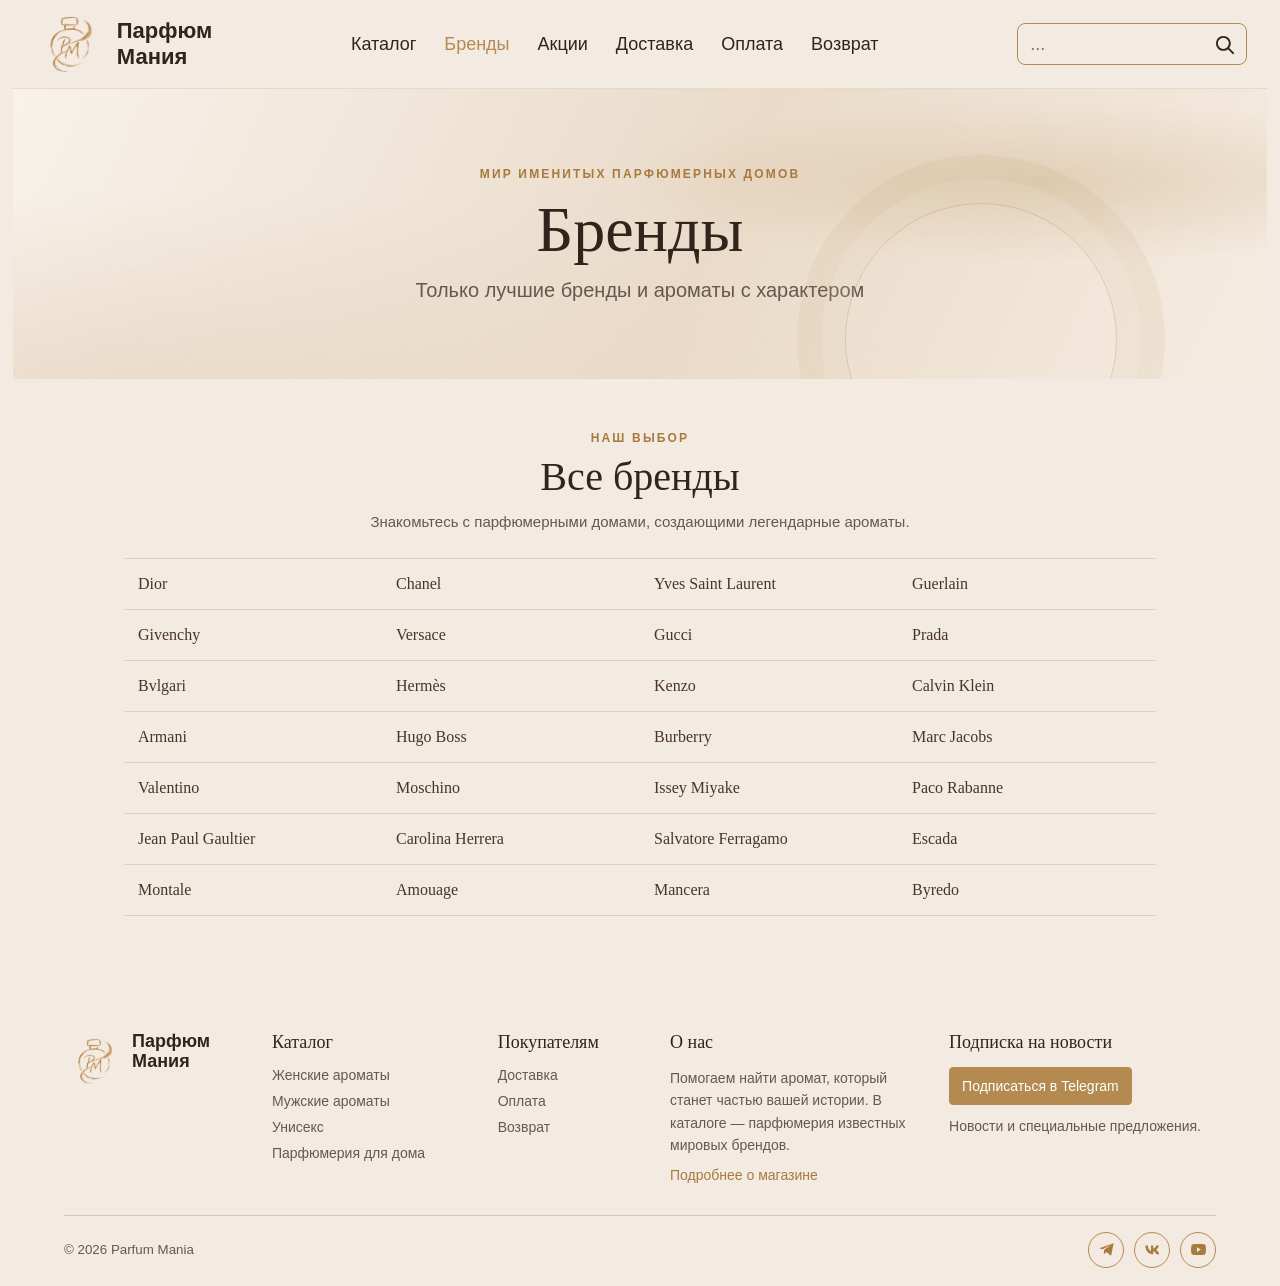
<file: Brands/index.html>
<!doctype html>
<html lang="ru">
<head>
  <meta charset="utf-8">
  <meta name="viewport" content="width=device-width, initial-scale=1">
  <title>Бренды — Парфюм Мания</title>
  <link rel="stylesheet" href="../site-common.css">
  <link rel="stylesheet" href="style.css">
  <script src="../site-common.js" defer></script>
</head>
<body>
  <div class="page">
    <header class="site-header">
      <a class="brand" href="../Home/index.html"><img class="brand-logo" src="../Image/logo.png" alt=""><span class="brand-name"><span>Парфюм</span><span>Мания</span></span></a>
      <nav class="main-nav" id="main-nav" aria-label="Основная навигация">
        <a href="../Katalog/index.html">Каталог</a><a href="index.html" aria-current="page">Бренды</a><a href="../Stock/index.html">Акции</a><a href="../Delivery/index.html">Доставка</a><a href="../Pay/index.html">Оплата</a><a href="../Return/index.html">Возврат</a>
      </nav>
      <button class="menu-toggle" type="button" aria-label="Открыть меню" aria-expanded="false" aria-controls="main-nav"><span></span><span></span><span></span></button>
      <form class="product-search" action="../Katalog/index.html" method="get" role="search"><input type="search" name="q" placeholder="..." aria-label="Поиск товара"><button type="submit" aria-label="Найти товар"><svg viewBox="0 0 24 24" aria-hidden="true"><circle cx="10.8" cy="10.8" r="6.8"></circle><path d="m16 16 5 5"></path></svg></button></form>
    </header>

    <main>
      <section class="page-hero brands-hero" aria-labelledby="page-title">
        <p class="eyebrow">МИР ИМЕНИТЫХ ПАРФЮМЕРНЫХ ДОМОВ</p>
        <h1 id="page-title">Бренды</h1>
        <p>Только лучшие бренды и ароматы с характером</p>
      </section>

      <section class="all-brands" aria-labelledby="brands-title">
        <div class="section-heading"><p class="eyebrow">НАШ ВЫБОР</p><h2 id="brands-title">Все бренды</h2><p>Знакомьтесь с парфюмерными домами, создающими легендарные ароматы.</p></div>
        <div class="brand-list">
          <a href="../Katalog/index.html">Dior</a><a href="../Katalog/index.html">Chanel</a><a href="../Katalog/index.html">Yves Saint Laurent</a><a href="../Katalog/index.html">Guerlain</a>
          <a href="../Katalog/index.html">Givenchy</a><a href="../Katalog/index.html">Versace</a><a href="../Katalog/index.html">Gucci</a><a href="../Katalog/index.html">Prada</a>
          <a href="../Katalog/index.html">Bvlgari</a><a href="../Katalog/index.html">Hermès</a><a href="../Katalog/index.html">Kenzo</a><a href="../Katalog/index.html">Calvin Klein</a>
          <a href="../Katalog/index.html">Armani</a><a href="../Katalog/index.html">Hugo Boss</a><a href="../Katalog/index.html">Burberry</a><a href="../Katalog/index.html">Marc Jacobs</a>
          <a href="../Katalog/index.html">Valentino</a><a href="../Katalog/index.html">Moschino</a><a href="../Katalog/index.html">Issey Miyake</a><a href="../Katalog/index.html">Paco Rabanne</a>
          <a href="../Katalog/index.html">Jean Paul Gaultier</a><a href="../Katalog/index.html">Carolina Herrera</a><a href="../Katalog/index.html">Salvatore Ferragamo</a><a href="../Katalog/index.html">Escada</a>
          <a href="../Katalog/index.html">Montale</a><a href="../Katalog/index.html">Amouage</a><a href="../Katalog/index.html">Mancera</a><a href="../Katalog/index.html">Byredo</a>
        </div>
      </section>
    </main>
  </div>

  <footer class="site-footer">
    <div class="footer-main">
      <a class="footer-brand" href="../Home/index.html"><img src="../Image/logo.png" alt=""><span>Парфюм<br>Мания</span></a>
      <nav class="footer-column" aria-label="Каталог"><h2>Каталог</h2><a href="../Katalog/index.html">Женские ароматы</a><a href="../Katalog/index.html">Мужские ароматы</a><a href="../Katalog/index.html">Унисекс</a><a href="../Katalog/index.html">Парфюмерия для дома</a></nav>
      <nav class="footer-column" aria-label="Покупателям"><h2>Покупателям</h2><a href="../Delivery/index.html">Доставка</a><a href="../Pay/index.html">Оплата</a><a href="../Return/index.html">Возврат</a></nav>
      <div class="footer-column footer-about"><h2>О нас</h2><p>Помогаем найти аромат, который станет частью вашей истории. В каталоге — парфюмерия известных мировых брендов.</p><a href="../Home/index.html#company">Подробнее о магазине</a></div>
      <div class="footer-newsletter"><h2>Подписка на новости</h2><a class="newsletter-link" href="https://t.me/" target="_blank" rel="noopener noreferrer">Подписаться в Telegram</a><p>Новости и специальные предложения.</p></div>
    </div>
    <div class="footer-bottom"><small>&copy; 2026 Parfum Mania</small><nav class="social-links" aria-label="Социальные сети">
      <a href="https://t.me/" aria-label="Telegram" target="_blank" rel="noopener noreferrer"><svg viewBox="0 0 24 24" aria-hidden="true"><path d="m21 4-3.2 16-6.1-4.8-3.2 3 .6-5.8L18 6.1 7 11.6l-4-1.3L21 4Z"></path></svg></a>
      <a href="https://vk.com/" aria-label="VK" target="_blank" rel="noopener noreferrer"><svg viewBox="0 0 24 24" aria-hidden="true"><path d="M3 7h3c.4 4.7 2.5 6.7 4.1 7V7h2.8v4c1.6-.2 3.2-2 3.8-4H20c-.5 2.7-2.2 4.8-3.5 5.7 1.4.8 3.3 2.8 4 5.3h-3.5c-.7-2-2.3-3.6-4.1-3.8V18h-.6C6.5 18 3.4 13.8 3 7Z"></path></svg></a>
      <a href="https://www.youtube.com/" aria-label="YouTube" target="_blank" rel="noopener noreferrer"><svg viewBox="0 0 24 24" aria-hidden="true"><path d="M21 7.2a2.5 2.5 0 0 0-1.8-1.8C17.6 5 12 5 12 5s-5.6 0-7.2.4A2.5 2.5 0 0 0 3 7.2 26 26 0 0 0 2.6 12c0 1.6.1 3.2.4 4.8a2.5 2.5 0 0 0 1.8 1.8C6.4 19 12 19 12 19s5.6 0 7.2-.4a2.5 2.5 0 0 0 1.8-1.8c.3-1.6.4-3.2.4-4.8s-.1-3.2-.4-4.8Z"></path><path class="social-play" d="m10 9 5 3-5 3V9Z"></path></svg></a>
    </nav></div>
  </footer>
</body>
</html>
</file>
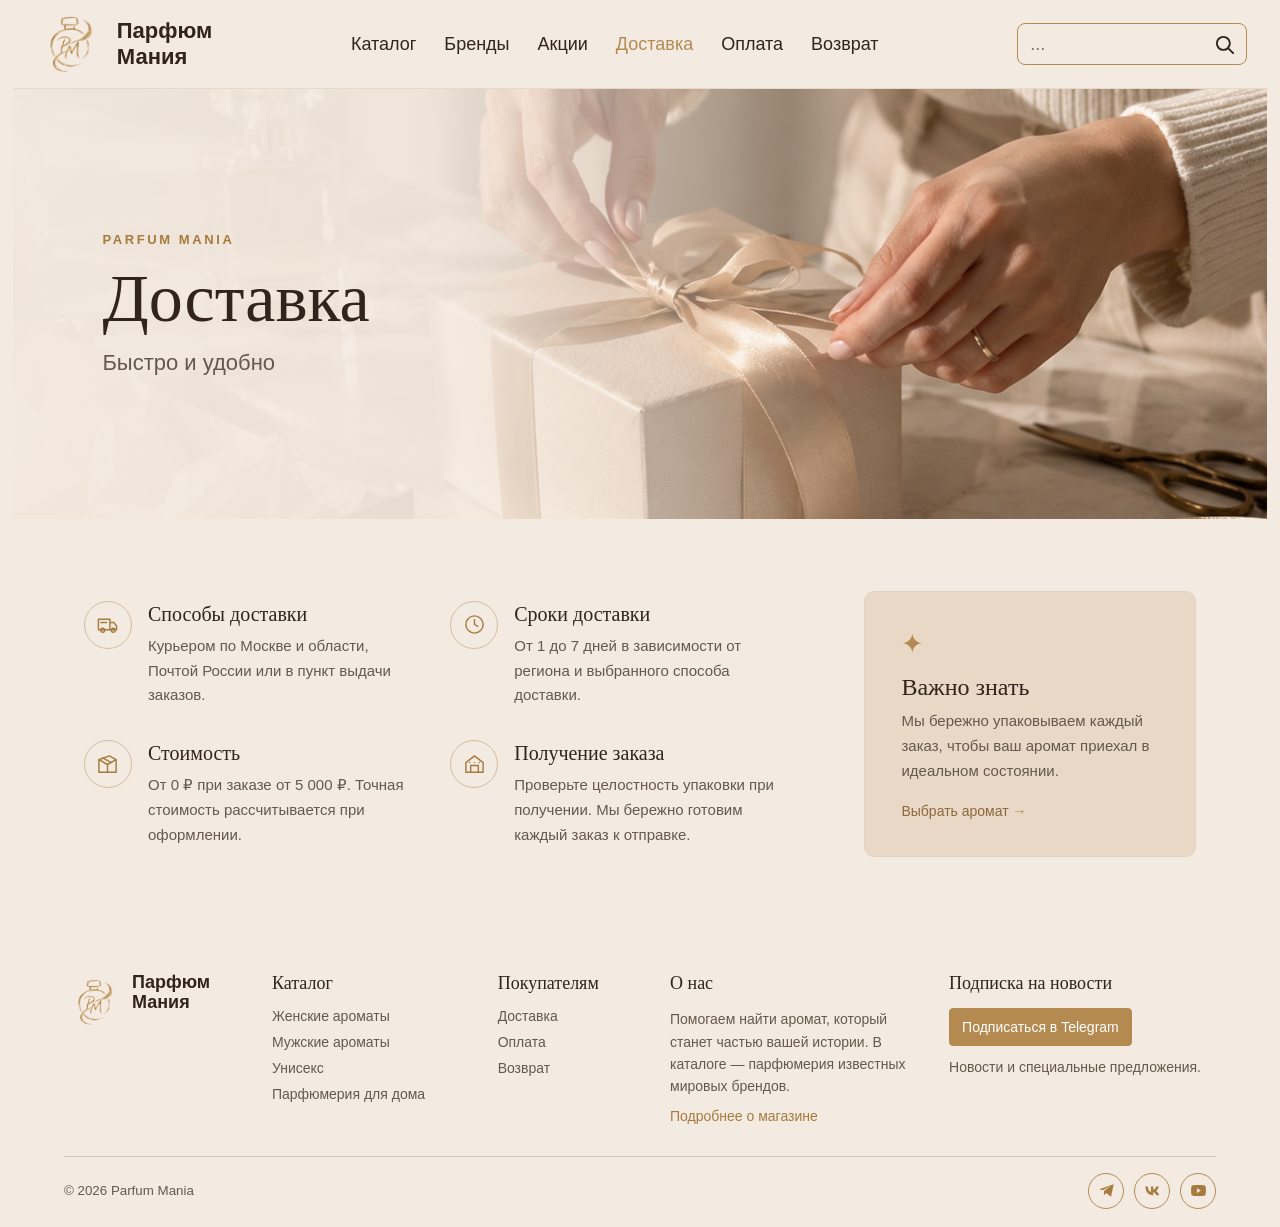
<file: Delivery/index.html>
<!doctype html>
<html lang="ru">
<head>
  <meta charset="utf-8">
  <meta name="viewport" content="width=device-width, initial-scale=1">
  <meta name="theme-color" content="#F3EAE1">
  <title>Доставка — Парфюм Мания</title>
  <link rel="stylesheet" href="style.css">
  <script src="script.js" defer></script>
</head>
<body>
  <div class="page">
    <header class="site-header">
      <a class="brand" href="../Home/index.html">
        <img class="brand-logo" src="../Image/logo.png" alt="">
        <span class="brand-name"><span>Парфюм</span><span>Мания</span></span>
      </a>

      <nav class="main-nav" id="main-nav" aria-label="Основная навигация">
        <a href="../Katalog/index.html">Каталог</a>
        <a href="../Brands/index.html">Бренды</a>
        <a href="../Stock/index.html">Акции</a>
        <a href="index.html" aria-current="page">Доставка</a>
        <a href="../Pay/index.html">Оплата</a>
        <a href="../Return/index.html">Возврат</a>
      </nav>

      <button class="menu-toggle" type="button" aria-label="Открыть меню" aria-expanded="false" aria-controls="main-nav">
        <span></span><span></span><span></span>
      </button>

      <form class="product-search" action="../Katalog/index.html" method="get" role="search">
        <input type="search" name="q" placeholder="..." aria-label="Поиск товара">
        <button type="submit" aria-label="Найти товар">
          <svg viewBox="0 0 24 24" aria-hidden="true">
            <circle cx="10.8" cy="10.8" r="6.8"></circle>
            <path d="m16 16 5 5"></path>
          </svg>
        </button>
      </form>
    </header>

    <main>
      <section class="delivery-hero" aria-labelledby="delivery-title">
        <div class="hero-content">
          <p class="eyebrow">PARFUM MANIA</p>
          <h1 id="delivery-title">Доставка</h1>
          <p>Быстро и удобно</p>
        </div>
      </section>

      <section class="delivery-details" aria-label="Условия доставки">
        <div class="delivery-list">
          <article class="delivery-item">
            <span class="delivery-icon" aria-hidden="true">
              <svg viewBox="0 0 24 24"><path d="M2.5 6.5h12v11h-12zM14.5 10h4l3 3.5v4h-7z"></path><circle cx="7" cy="18" r="2"></circle><circle cx="18" cy="18" r="2"></circle><path d="M5 10h6"></path></svg>
            </span>
            <div>
              <h2>Способы доставки</h2>
              <p>Курьером по Москве и области, Почтой России или в пункт выдачи заказов.</p>
            </div>
          </article>

          <article class="delivery-item">
            <span class="delivery-icon" aria-hidden="true">
              <svg viewBox="0 0 24 24"><circle cx="12" cy="12" r="9"></circle><path d="M12 7v5l3.5 2"></path></svg>
            </span>
            <div>
              <h2>Сроки доставки</h2>
              <p>От 1 до 7 дней в зависимости от региона и выбранного способа доставки.</p>
            </div>
          </article>

          <article class="delivery-item">
            <span class="delivery-icon" aria-hidden="true">
              <svg viewBox="0 0 24 24"><path d="m3 7 11-4 7 4v13H3zM3 7l9 5 9-5M12 12v8"></path><path d="M7 5l9 5"></path></svg>
            </span>
            <div>
              <h2>Стоимость</h2>
              <p>От 0 ₽ при заказе от 5 000 ₽. Точная стоимость рассчитывается при оформлении.</p>
            </div>
          </article>

          <article class="delivery-item">
            <span class="delivery-icon" aria-hidden="true">
              <svg viewBox="0 0 24 24"><path d="m3 10 9-7 9 7v10H3z"></path><path d="M8 20v-7h8v7M7 10h.01M12 10h.01M17 10h.01"></path></svg>
            </span>
            <div>
              <h2>Получение заказа</h2>
              <p>Проверьте целостность упаковки при получении. Мы бережно готовим каждый заказ к отправке.</p>
            </div>
          </article>
        </div>

        <aside class="delivery-note">
          <span class="note-mark" aria-hidden="true">✦</span>
          <h2>Важно знать</h2>
          <p>Мы бережно упаковываем каждый заказ, чтобы ваш аромат приехал в идеальном состоянии.</p>
          <a href="../Katalog/index.html">Выбрать аромат <span aria-hidden="true">→</span></a>
        </aside>
      </section>
    </main>
  </div>

  <footer class="site-footer">
    <div class="footer-main">
      <a class="footer-brand" href="../Home/index.html">
        <img src="../Image/logo.png" alt="">
        <span>Парфюм<br>Мания</span>
      </a>

      <nav class="footer-column" aria-label="Каталог">
        <h2>Каталог</h2>
        <a href="../Katalog/index.html">Женские ароматы</a>
        <a href="../Katalog/index.html">Мужские ароматы</a>
        <a href="../Katalog/index.html">Унисекс</a>
        <a href="../Katalog/index.html">Парфюмерия для дома</a>
      </nav>

      <nav class="footer-column" aria-label="Покупателям">
        <h2>Покупателям</h2>
        <a href="index.html">Доставка</a>
        <a href="../Pay/index.html">Оплата</a>
        <a href="../Return/index.html">Возврат</a>
      </nav>

      <div class="footer-column footer-about">
        <h2>О нас</h2>
        <p>Помогаем найти аромат, который станет частью вашей истории. В каталоге — парфюмерия известных мировых брендов.</p>
        <a href="../Home/index.html#company">Подробнее о магазине</a>
      </div>

      <div class="footer-newsletter">
        <h2>Подписка на новости</h2>
        <a class="newsletter-link" href="https://t.me/" target="_blank" rel="noopener noreferrer">Подписаться в Telegram</a>
        <p>Новости и специальные предложения.</p>
      </div>
    </div>

    <div class="footer-bottom">
      <small>&copy; 2026 Parfum Mania</small>
      <nav class="social-links" aria-label="Социальные сети">
        <a href="https://t.me/" aria-label="Telegram" target="_blank" rel="noopener noreferrer">
          <svg viewBox="0 0 24 24" aria-hidden="true"><path d="m21 4-3.2 16-6.1-4.8-3.2 3 .6-5.8L18 6.1 7 11.6l-4-1.3L21 4Z"></path></svg>
        </a>
        <a href="https://vk.com/" aria-label="VK" target="_blank" rel="noopener noreferrer">
          <svg viewBox="0 0 24 24" aria-hidden="true"><path d="M3 7h3c.4 4.7 2.5 6.7 4.1 7V7h2.8v4c1.6-.2 3.2-2 3.8-4H20c-.5 2.7-2.2 4.8-3.5 5.7 1.4.8 3.3 2.8 4 5.3h-3.5c-.7-2-2.3-3.6-4.1-3.8V18h-.6C6.5 18 3.4 13.8 3 7Z"></path></svg>
        </a>
        <a href="https://www.youtube.com/" aria-label="YouTube" target="_blank" rel="noopener noreferrer">
          <svg viewBox="0 0 24 24" aria-hidden="true"><path d="M21 7.2a2.5 2.5 0 0 0-1.8-1.8C17.6 5 12 5 12 5s-5.6 0-7.2.4A2.5 2.5 0 0 0 3 7.2 26 26 0 0 0 2.6 12c0 1.6.1 3.2.4 4.8a2.5 2.5 0 0 0 1.8 1.8C6.4 19 12 19 12 19s5.6 0 7.2-.4a2.5 2.5 0 0 0 1.8-1.8c.3-1.6.4-3.2.4-4.8s-.1-3.2-.4-4.8Z"></path><path class="social-play" d="m10 9 5 3-5 3V9Z"></path></svg>
        </a>
      </nav>
    </div>
  </footer>
</body>
</html>
</file>
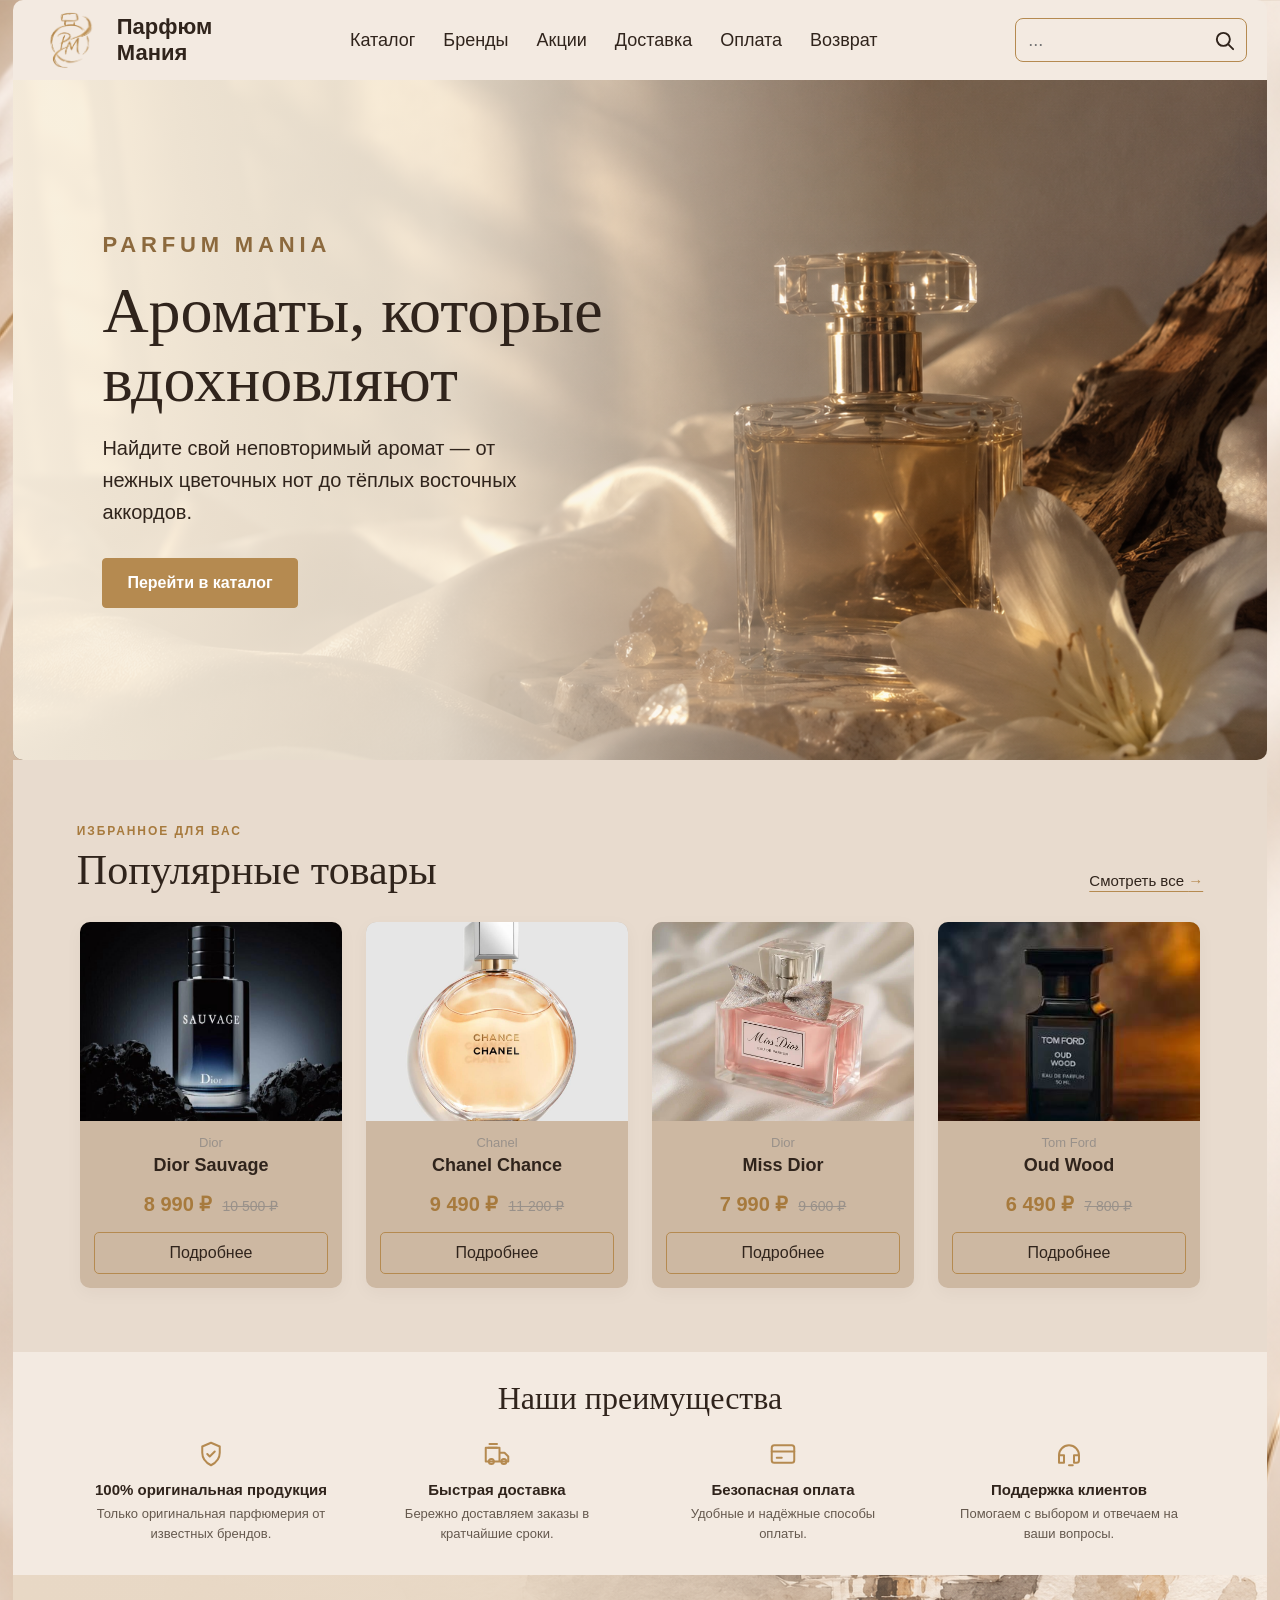
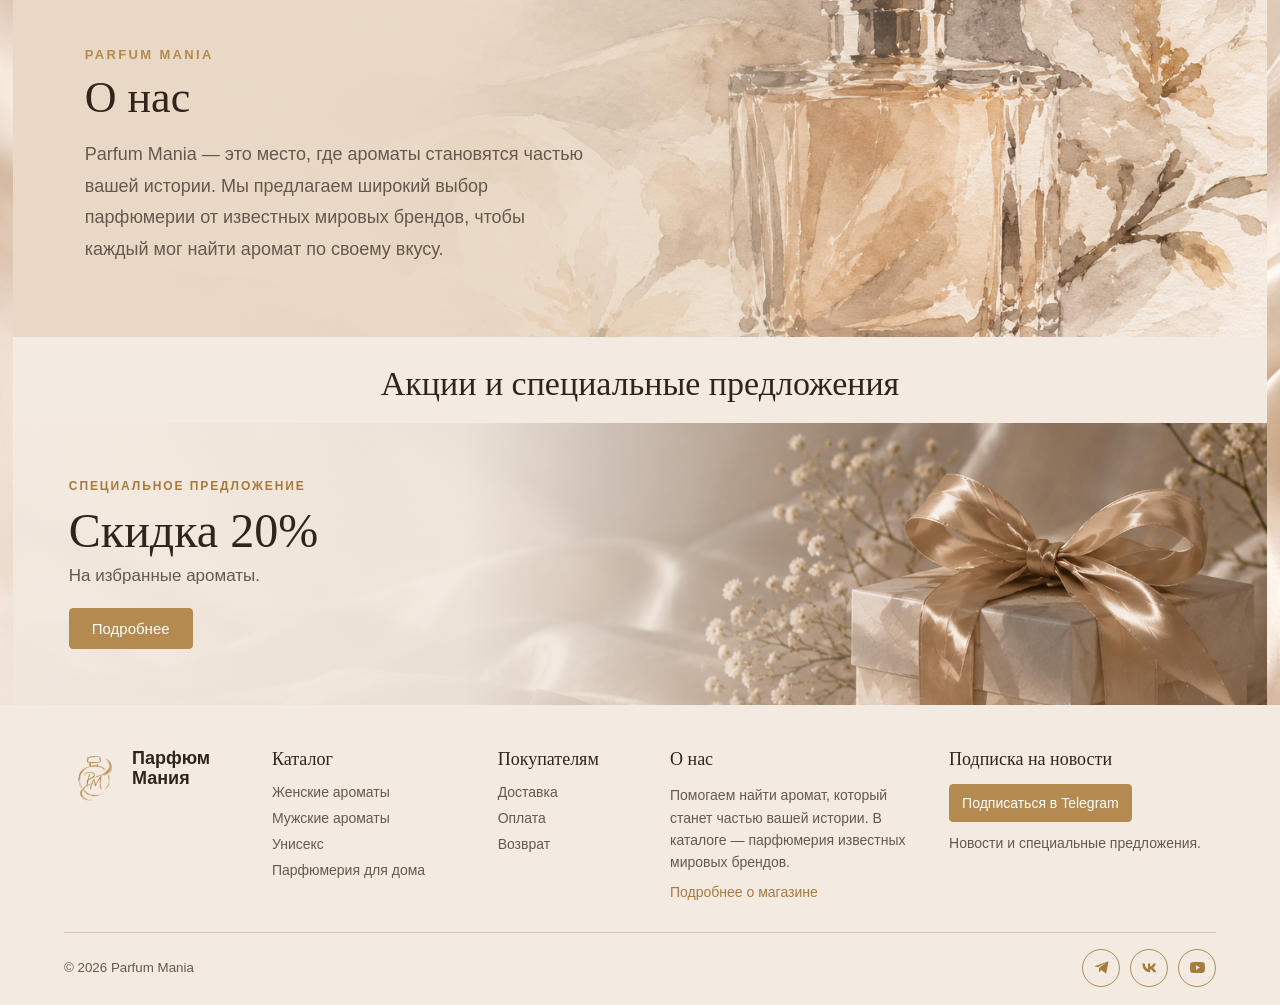
<file: Home/index.html>
<!doctype html>
<html lang="ru">
<head>
  <meta charset="utf-8">
  <meta name="viewport" content="width=device-width, initial-scale=1">
  <title>Home</title>
  <link rel="stylesheet" href="style.css">
</head>
<body>
<div class="big">
  <header class="bigbox1">
    <a class="brand" href="index.html">
      <img class="brand-logo" src="../Image/logo.png" alt="Логотип">
      <span class="brand-name">
        <span>Парфюм</span>
        <span>Мания</span>
      </span>
    </a>

    <nav class="main-nav" id="main-nav" aria-label="Основная навигация">
      <a href="../Katalog/index.html">Каталог</a>
      <a href="../Brands/index.html">Бренды</a>
      <a href="../Stock/index.html">Акции</a>
      <a href="../Delivery/index.html">Доставка</a>
      <a href="../Pay/index.html">Оплата</a>
      <a href="../Return/index.html">Возврат</a>
    </nav>

    <button class="menu-toggle" type="button" aria-label="Открыть меню" aria-expanded="false" aria-controls="main-nav">
      <span></span>
      <span></span>
      <span></span>
    </button>

    <form class="product-search" action="../Katalog/index.html" method="get" role="search">
      <input type="search" name="q" placeholder="..." aria-label="Поиск товара">
      <button type="submit" aria-label="Найти товар">
        <svg viewBox="0 0 24 24" aria-hidden="true">
          <circle cx="10.8" cy="10.8" r="6.8"></circle>
          <path d="m16 16 5 5"></path>
        </svg>
      </button>
    </form>
  </header>
  <section class="bigbox2" aria-labelledby="hero-title">
    <div class="hero-content">
      <p class="hero-brand">PARFUM MANIA</p>
      <h1 id="hero-title">Ароматы, которые вдохновляют</h1>
      <p class="hero-description">
        Найдите свой неповторимый аромат — от нежных цветочных нот до тёплых восточных аккордов.
      </p>
      <a class="hero-button" href="../Katalog/index.html">Перейти в каталог</a>
    </div>
  </section>
  <section class="Text_div" aria-labelledby="popular-title">
    <div class="popular-heading">
      <div>
        <p class="section-eyebrow">ИЗБРАННОЕ ДЛЯ ВАС</p>
        <h2 id="popular-title">Популярные товары</h2>
      </div>
      <a class="view-all" href="../Katalog/index.html">Смотреть все <span aria-hidden="true">→</span></a>
    </div>

    <div class="product-grid">
      <article class="product-card">
        <a class="product-image" href="../Katalog/index.html" aria-label="Dior Sauvage">
          <img src="../Image/Tovar_pop1.jpg" alt="Флакон Dior Sauvage на тёмном фоне">
        </a>
        <div class="product-info">
          <p class="product-brand">Dior</p>
          <h3>Dior Sauvage</h3>
          <div class="product-prices"><span class="new-price">8 990 ₽</span><del>10 500 ₽</del></div>
          <a class="cart-button" href="../Katalog/index.html">Подробнее</a>
        </div>
      </article>

      <article class="product-card">
        <a class="product-image" href="../Katalog/index.html" aria-label="Chanel Chance">
          <img src="../Image/Tovar_pop2.jpg" alt="Флакон Chanel Chance">
        </a>
        <div class="product-info">
          <p class="product-brand">Chanel</p>
          <h3>Chanel Chance</h3>
          <div class="product-prices"><span class="new-price">9 490 ₽</span><del>11 200 ₽</del></div>
          <a class="cart-button" href="../Katalog/index.html">Подробнее</a>
        </div>
      </article>

      <article class="product-card">
        <a class="product-image" href="../Katalog/index.html" aria-label="Miss Dior">
          <img src="../Image/Tovar_pop3.jpg" alt="Флакон Miss Dior на светлой ткани">
        </a>
        <div class="product-info">
          <p class="product-brand">Dior</p>
          <h3>Miss Dior</h3>
          <div class="product-prices"><span class="new-price">7 990 ₽</span><del>9 600 ₽</del></div>
          <a class="cart-button" href="../Katalog/index.html">Подробнее</a>
        </div>
      </article>

      <article class="product-card">
        <a class="product-image" href="../Katalog/index.html" aria-label="Tom Ford Oud Wood">
          <img src="../Image/Tovar_pop4.jpg" alt="Флакон Tom Ford Oud Wood">
        </a>
        <div class="product-info">
          <p class="product-brand">Tom Ford</p>
          <h3>Oud Wood</h3>
          <div class="product-prices"><span class="new-price">6 490 ₽</span><del>7 800 ₽</del></div>
          <a class="cart-button" href="../Katalog/index.html">Подробнее</a>
        </div>
      </article>
    </div>
  </section>
  <section class="plus" aria-labelledby="advantages-title">
    <h2 id="advantages-title">Наши преимущества</h2>
    <div class="advantages-grid">
      <article class="advantage">
        <svg class="advantage-icon" viewBox="0 0 24 24" aria-hidden="true">
          <path d="M12 3 19 6v5c0 4.7-3 8-7 10-4-2-7-5.3-7-10V6l7-3Z"></path>
          <path d="m9 12 2 2 4-4"></path>
        </svg>
        <h3>100% оригинальная продукция</h3>
        <p>Только оригинальная парфюмерия от известных брендов.</p>
      </article>

      <article class="advantage">
        <svg class="advantage-icon" viewBox="0 0 24 24" aria-hidden="true">
          <path d="M3 7h11v11H3zM14 11h4l3 3v4h-7"></path>
          <circle cx="7.5" cy="18" r="2"></circle>
          <circle cx="17.5" cy="18" r="2"></circle>
          <path d="M6 4h6M5 7h7"></path>
        </svg>
        <h3>Быстрая доставка</h3>
        <p>Бережно доставляем заказы в кратчайшие сроки.</p>
      </article>

      <article class="advantage">
        <svg class="advantage-icon" viewBox="0 0 24 24" aria-hidden="true">
          <rect x="3" y="5" width="18" height="14" rx="2"></rect>
          <path d="M3 10h18M7 15h4"></path>
        </svg>
        <h3>Безопасная оплата</h3>
        <p>Удобные и надёжные способы оплаты.</p>
      </article>

      <article class="advantage">
        <svg class="advantage-icon" viewBox="0 0 24 24" aria-hidden="true">
          <path d="M4 13a8 8 0 0 1 16 0v4a2 2 0 0 1-2 2h-2v-6h4M4 13v6h4v-6H4Z"></path>
          <path d="M12 21h3"></path>
        </svg>
        <h3>Поддержка клиентов</h3>
        <p>Помогаем с выбором и отвечаем на ваши вопросы.</p>
      </article>
    </div>
  </section>
  <section class="company" id="company" aria-labelledby="company-title">
    <div class="company-content">
      <p class="company-eyebrow">PARFUM MANIA</p>
      <h2 id="company-title">О нас</h2>
      <p>
        Parfum Mania — это место, где ароматы становятся частью вашей истории. Мы предлагаем широкий выбор парфюмерии от известных мировых брендов, чтобы каждый мог найти аромат по своему вкусу.
      </p>
    </div>
  </section>
  <div class="stock-heading">
    <h2>Акции и специальные предложения</h2>
  </div>
  <section class="stock" aria-labelledby="stock-title">
    <div class="stock-content">
      <p class="stock-eyebrow">СПЕЦИАЛЬНОЕ ПРЕДЛОЖЕНИЕ</p>
      <h2 id="stock-title">Скидка 20%</h2>
      <p>На избранные ароматы.</p>
      <a class="stock-button" href="../Stock/index.html">Подробнее</a>
    </div>
  </section>
  </div>
  <footer class="site-footer">
    <div class="footer-main">
      <a class="footer-brand" href="index.html">
        <img src="../Image/logo.png" alt="">
        <span>Парфюм<br>Мания</span>
      </a>

      <nav class="footer-column" aria-label="Каталог">
        <h2>Каталог</h2>
        <a href="../Katalog/index.html">Женские ароматы</a>
        <a href="../Katalog/index.html">Мужские ароматы</a>
        <a href="../Katalog/index.html">Унисекс</a>
        <a href="../Katalog/index.html">Парфюмерия для дома</a>
      </nav>

      <nav class="footer-column" aria-label="Покупателям">
        <h2>Покупателям</h2>
        <a href="../Delivery/index.html">Доставка</a>
        <a href="../Pay/index.html">Оплата</a>
        <a href="../Return/index.html">Возврат</a>
      </nav>

      <div class="footer-column footer-about">
        <h2>О нас</h2>
        <p>Помогаем найти аромат, который станет частью вашей истории. В каталоге — парфюмерия известных мировых брендов.</p>
        <a href="#company">Подробнее о магазине</a>
      </div>

      <div class="footer-newsletter">
        <h2>Подписка на новости</h2>
        <a class="newsletter-link" href="https://t.me/" target="_blank" rel="noopener noreferrer">Подписаться в Telegram</a>
        <p>Новости и специальные предложения.</p>
      </div>
    </div>

    <div class="footer-bottom">
      <small>&copy; 2026 Parfum Mania</small>
      <nav class="social-links" aria-label="Социальные сети">
        <a href="https://t.me/" aria-label="Telegram" target="_blank" rel="noopener noreferrer">
          <svg viewBox="0 0 24 24" aria-hidden="true"><path d="m21 4-3.2 16-6.1-4.8-3.2 3 .6-5.8L18 6.1 7 11.6l-4-1.3L21 4Z"></path></svg>
        </a>
        <a href="https://vk.com/" aria-label="VK" target="_blank" rel="noopener noreferrer">
          <svg viewBox="0 0 24 24" aria-hidden="true"><path d="M3 7h3c.4 4.7 2.5 6.7 4.1 7V7h2.8v4c1.6-.2 3.2-2 3.8-4H20c-.5 2.7-2.2 4.8-3.5 5.7 1.4.8 3.3 2.8 4 5.3h-3.5c-.7-2-2.3-3.6-4.1-3.8V18h-.6C6.5 18 3.4 13.8 3 7Z"></path></svg>
        </a>
        <a href="https://www.youtube.com/" aria-label="YouTube" target="_blank" rel="noopener noreferrer">
          <svg viewBox="0 0 24 24" aria-hidden="true"><path d="M21 7.2a2.5 2.5 0 0 0-1.8-1.8C17.6 5 12 5 12 5s-5.6 0-7.2.4A2.5 2.5 0 0 0 3 7.2 26 26 0 0 0 2.6 12c0 1.6.1 3.2.4 4.8a2.5 2.5 0 0 0 1.8 1.8C6.4 19 12 19 12 19s5.6 0 7.2-.4a2.5 2.5 0 0 0 1.8-1.8c.3-1.6.4-3.2.4-4.8s-.1-3.2-.4-4.8Z"></path><path class="social-play" d="m10 9 5 3-5 3V9Z"></path></svg>
        </a>
      </nav>
    </div>
  </footer>
  <script src="script.js" defer></script>
</body>
</html>
</file>
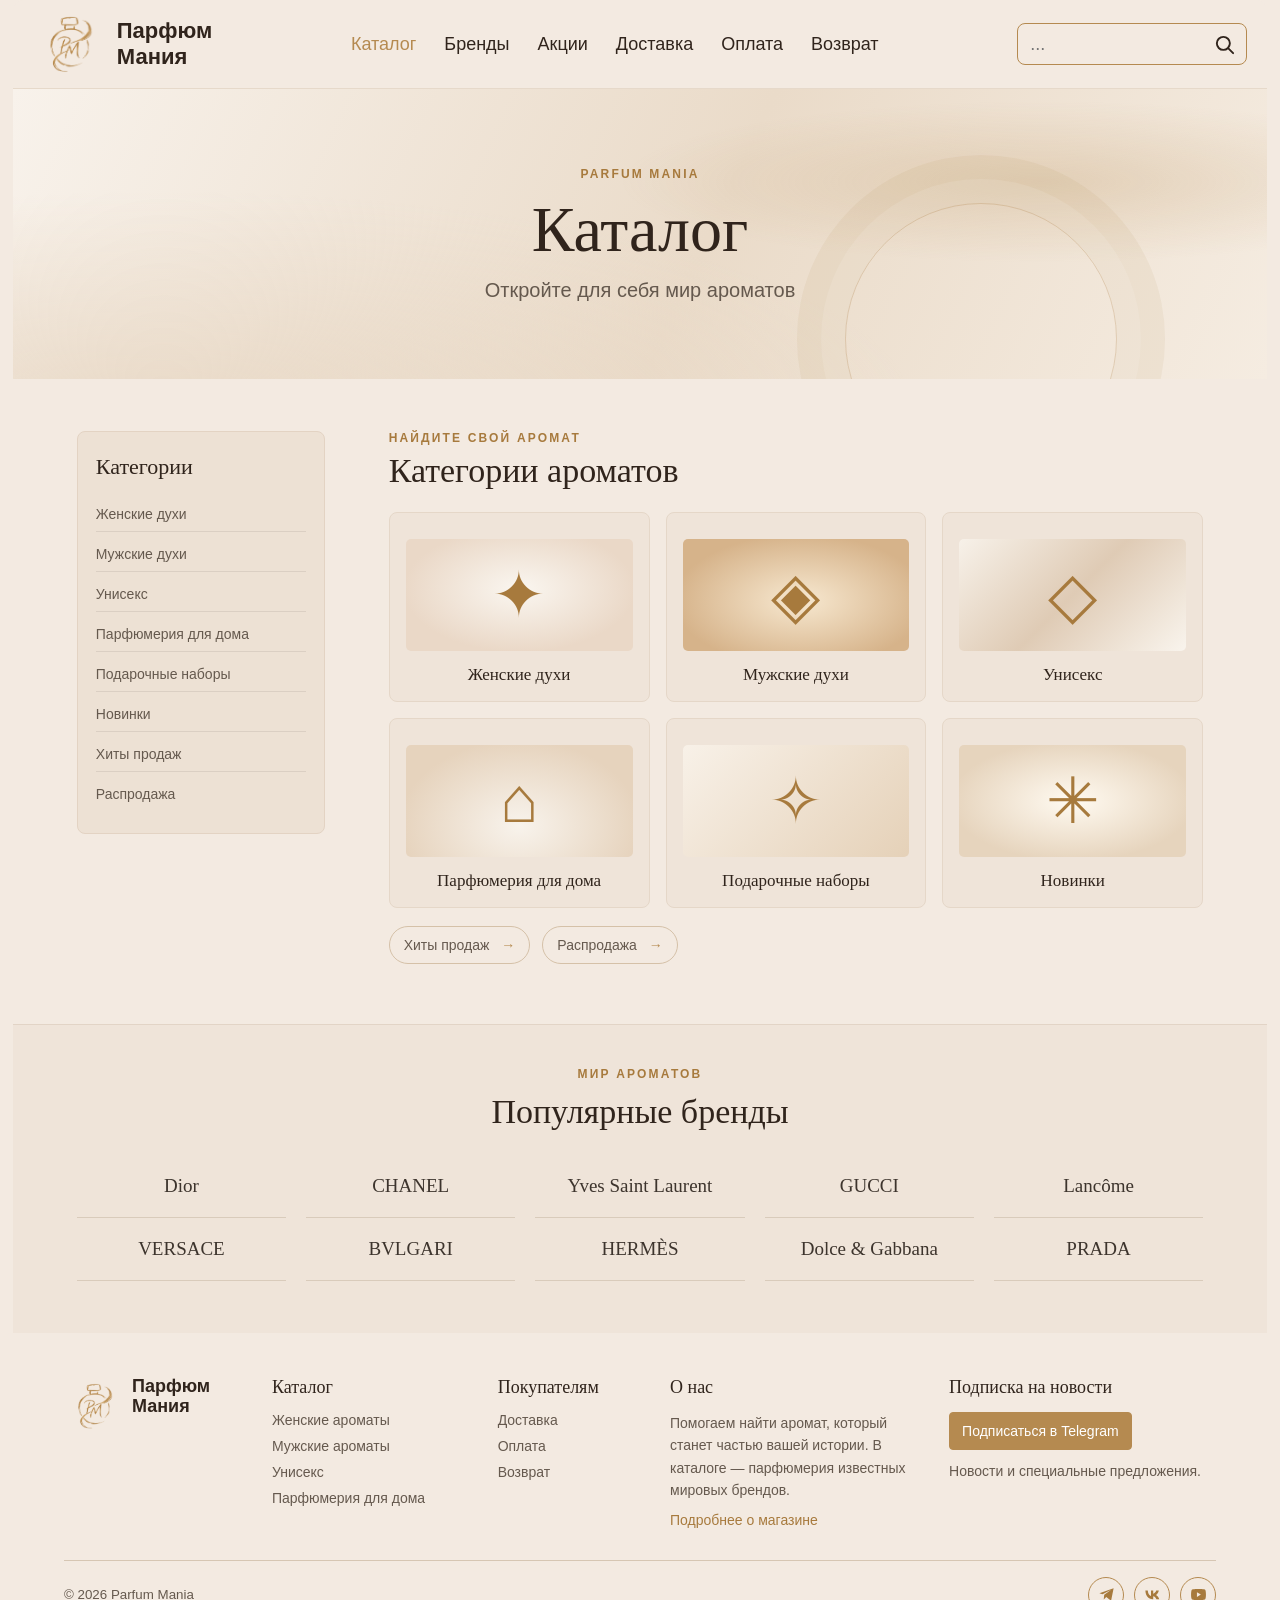
<file: Katalog/index.html>
<!doctype html>
<html lang="ru">
<head>
  <meta charset="utf-8">
  <meta name="viewport" content="width=device-width, initial-scale=1">
  <title>Каталог — Парфюм Мания</title>
  <link rel="stylesheet" href="../site-common.css">
  <link rel="stylesheet" href="style.css">
  <script src="../site-common.js" defer></script>
</head>
<body>
  <div class="page">
    <header class="site-header">
      <a class="brand" href="../Home/index.html"><img class="brand-logo" src="../Image/logo.png" alt=""><span class="brand-name"><span>Парфюм</span><span>Мания</span></span></a>
      <nav class="main-nav" id="main-nav" aria-label="Основная навигация">
        <a href="index.html" aria-current="page">Каталог</a><a href="../Brands/index.html">Бренды</a><a href="../Stock/index.html">Акции</a><a href="../Delivery/index.html">Доставка</a><a href="../Pay/index.html">Оплата</a><a href="../Return/index.html">Возврат</a>
      </nav>
      <button class="menu-toggle" type="button" aria-label="Открыть меню" aria-expanded="false" aria-controls="main-nav"><span></span><span></span><span></span></button>
      <form class="product-search" action="index.html" method="get" role="search"><input type="search" name="q" placeholder="..." aria-label="Поиск товара"><button type="submit" aria-label="Найти товар"><svg viewBox="0 0 24 24" aria-hidden="true"><circle cx="10.8" cy="10.8" r="6.8"></circle><path d="m16 16 5 5"></path></svg></button></form>
    </header>

    <main>
      <section class="page-hero catalog-hero" aria-labelledby="page-title">
        <p class="eyebrow">PARFUM MANIA</p>
        <h1 id="page-title">Каталог</h1>
        <p>Откройте для себя мир ароматов</p>
      </section>

      <section class="catalog-section" aria-label="Категории товаров">
        <nav class="category-sidebar" aria-label="Категории">
          <h2>Категории</h2>
          <a href="#women">Женские духи</a>
          <a href="#men">Мужские духи</a>
          <a href="#unisex">Унисекс</a>
          <a href="#home-fragrance">Парфюмерия для дома</a>
          <a href="#gifts">Подарочные наборы</a>
          <a href="#new">Новинки</a>
          <a href="#bestsellers">Хиты продаж</a>
          <a href="#sale">Распродажа</a>
        </nav>

        <div class="category-content">
          <div class="section-heading"><div><p class="eyebrow">НАЙДИТЕ СВОЙ АРОМАТ</p><h2>Категории ароматов</h2></div></div>
          <div class="category-grid">
            <a class="category-card" id="women" href="../Katalog/index.html#women"><span class="category-art art-floral" aria-hidden="true">✦</span><span>Женские духи</span></a>
            <a class="category-card" id="men" href="../Katalog/index.html#men"><span class="category-art art-amber" aria-hidden="true">◈</span><span>Мужские духи</span></a>
            <a class="category-card" id="unisex" href="../Katalog/index.html#unisex"><span class="category-art art-silk" aria-hidden="true">◇</span><span>Унисекс</span></a>
            <a class="category-card" id="home-fragrance" href="../Katalog/index.html#home-fragrance"><span class="category-art art-home" aria-hidden="true">⌂</span><span>Парфюмерия для дома</span></a>
            <a class="category-card" id="gifts" href="../Katalog/index.html#gifts"><span class="category-art art-gift" aria-hidden="true">✧</span><span>Подарочные наборы</span></a>
            <a class="category-card" id="new" href="../Katalog/index.html#new"><span class="category-art art-new" aria-hidden="true">✳</span><span>Новинки</span></a>
          </div>
          <div class="catalog-tags"><a id="bestsellers" href="../Katalog/index.html#bestsellers">Хиты продаж <span>→</span></a><a id="sale" href="../Stock/index.html">Распродажа <span>→</span></a></div>
        </div>
      </section>

      <section class="popular-brands" aria-labelledby="brands-title">
        <p class="eyebrow">МИР АРОМАТОВ</p>
        <h2 id="brands-title">Популярные бренды</h2>
        <div class="brand-strip">
          <a href="../Brands/index.html">Dior</a><a href="../Brands/index.html">CHANEL</a><a href="../Brands/index.html">Yves Saint Laurent</a><a href="../Brands/index.html">GUCCI</a><a href="../Brands/index.html">Lancôme</a>
          <a href="../Brands/index.html">VERSACE</a><a href="../Brands/index.html">BVLGARI</a><a href="../Brands/index.html">HERMÈS</a><a href="../Brands/index.html">Dolce &amp; Gabbana</a><a href="../Brands/index.html">PRADA</a>
        </div>
      </section>
    </main>
  </div>

  <footer class="site-footer">
    <div class="footer-main">
      <a class="footer-brand" href="../Home/index.html"><img src="../Image/logo.png" alt=""><span>Парфюм<br>Мания</span></a>
      <nav class="footer-column" aria-label="Каталог"><h2>Каталог</h2><a href="index.html">Женские ароматы</a><a href="index.html">Мужские ароматы</a><a href="index.html">Унисекс</a><a href="index.html">Парфюмерия для дома</a></nav>
      <nav class="footer-column" aria-label="Покупателям"><h2>Покупателям</h2><a href="../Delivery/index.html">Доставка</a><a href="../Pay/index.html">Оплата</a><a href="../Return/index.html">Возврат</a></nav>
      <div class="footer-column footer-about"><h2>О нас</h2><p>Помогаем найти аромат, который станет частью вашей истории. В каталоге — парфюмерия известных мировых брендов.</p><a href="../Home/index.html#company">Подробнее о магазине</a></div>
      <div class="footer-newsletter"><h2>Подписка на новости</h2><a class="newsletter-link" href="https://t.me/" target="_blank" rel="noopener noreferrer">Подписаться в Telegram</a><p>Новости и специальные предложения.</p></div>
    </div>
    <div class="footer-bottom"><small>&copy; 2026 Parfum Mania</small><nav class="social-links" aria-label="Социальные сети">
      <a href="https://t.me/" aria-label="Telegram" target="_blank" rel="noopener noreferrer"><svg viewBox="0 0 24 24" aria-hidden="true"><path d="m21 4-3.2 16-6.1-4.8-3.2 3 .6-5.8L18 6.1 7 11.6l-4-1.3L21 4Z"></path></svg></a>
      <a href="https://vk.com/" aria-label="VK" target="_blank" rel="noopener noreferrer"><svg viewBox="0 0 24 24" aria-hidden="true"><path d="M3 7h3c.4 4.7 2.5 6.7 4.1 7V7h2.8v4c1.6-.2 3.2-2 3.8-4H20c-.5 2.7-2.2 4.8-3.5 5.7 1.4.8 3.3 2.8 4 5.3h-3.5c-.7-2-2.3-3.6-4.1-3.8V18h-.6C6.5 18 3.4 13.8 3 7Z"></path></svg></a>
      <a href="https://www.youtube.com/" aria-label="YouTube" target="_blank" rel="noopener noreferrer"><svg viewBox="0 0 24 24" aria-hidden="true"><path d="M21 7.2a2.5 2.5 0 0 0-1.8-1.8C17.6 5 12 5 12 5s-5.6 0-7.2.4A2.5 2.5 0 0 0 3 7.2 26 26 0 0 0 2.6 12c0 1.6.1 3.2.4 4.8a2.5 2.5 0 0 0 1.8 1.8C6.4 19 12 19 12 19s5.6 0 7.2-.4a2.5 2.5 0 0 0 1.8-1.8c.3-1.6.4-3.2.4-4.8s-.1-3.2-.4-4.8Z"></path><path class="social-play" d="m10 9 5 3-5 3V9Z"></path></svg></a>
    </nav></div>
  </footer>
</body>
</html>
</file>
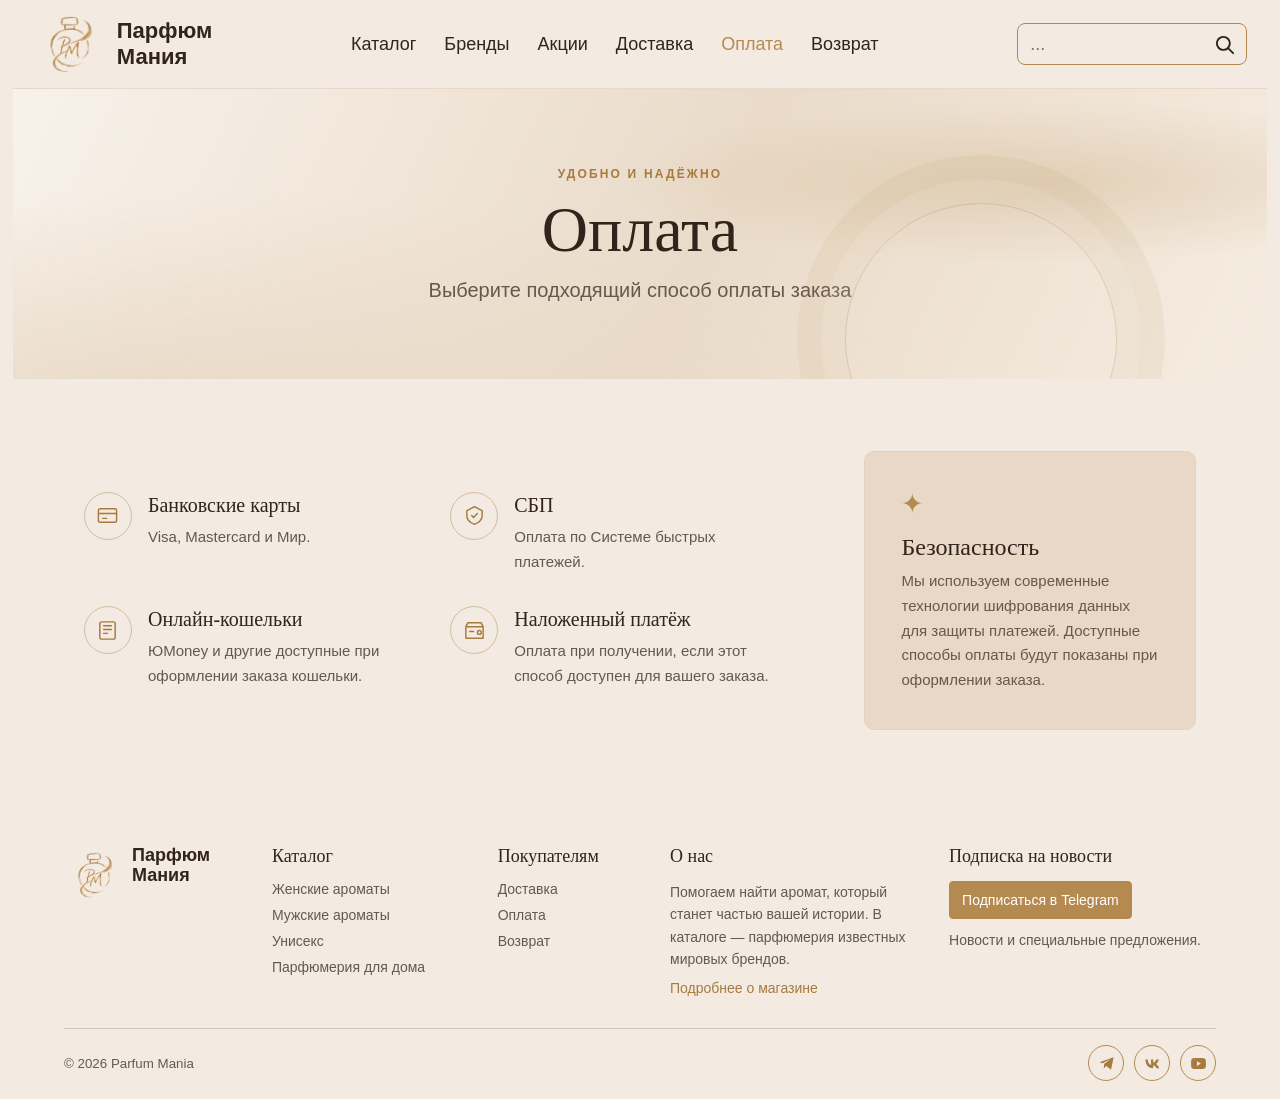
<file: Pay/index.html>
<!doctype html>
<html lang="ru">
<head>
  <meta charset="utf-8">
  <meta name="viewport" content="width=device-width, initial-scale=1">
  <title>Оплата — Парфюм Мания</title>
  <link rel="stylesheet" href="../site-common.css">
  <link rel="stylesheet" href="style.css">
  <script src="../site-common.js" defer></script>
</head>
<body>
  <div class="page">
    <header class="site-header">
      <a class="brand" href="../Home/index.html"><img class="brand-logo" src="../Image/logo.png" alt=""><span class="brand-name"><span>Парфюм</span><span>Мания</span></span></a>
      <nav class="main-nav" id="main-nav" aria-label="Основная навигация">
        <a href="../Katalog/index.html">Каталог</a><a href="../Brands/index.html">Бренды</a><a href="../Stock/index.html">Акции</a><a href="../Delivery/index.html">Доставка</a><a href="index.html" aria-current="page">Оплата</a><a href="../Return/index.html">Возврат</a>
      </nav>
      <button class="menu-toggle" type="button" aria-label="Открыть меню" aria-expanded="false" aria-controls="main-nav"><span></span><span></span><span></span></button>
      <form class="product-search" action="../Katalog/index.html" method="get" role="search"><input type="search" name="q" placeholder="..." aria-label="Поиск товара"><button type="submit" aria-label="Найти товар"><svg viewBox="0 0 24 24" aria-hidden="true"><circle cx="10.8" cy="10.8" r="6.8"></circle><path d="m16 16 5 5"></path></svg></button></form>
    </header>

    <main>
      <section class="page-hero pay-hero" aria-labelledby="page-title">
        <p class="eyebrow">УДОБНО И НАДЁЖНО</p>
        <h1 id="page-title">Оплата</h1>
        <p>Выберите подходящий способ оплаты заказа</p>
      </section>

      <section class="payment-details" aria-label="Способы оплаты и безопасность">
        <div class="payment-list">
          <article class="payment-item">
            <span class="payment-icon" aria-hidden="true"><svg viewBox="0 0 24 24"><rect x="2.5" y="5" width="19" height="14" rx="2"></rect><path d="M3 10h18M7 15h4"></path></svg></span>
            <div><h2>Банковские карты</h2><p>Visa, Mastercard и Мир.</p></div>
          </article>
          <article class="payment-item">
            <span class="payment-icon" aria-hidden="true"><svg viewBox="0 0 24 24"><path d="M12 2.8 20 7v5c0 4.5-3.1 7.5-8 9.2C7.1 19.5 4 16.5 4 12V7l8-4.2Z"></path><path d="m9 12 2 2 4-4"></path></svg></span>
            <div><h2>СБП</h2><p>Оплата по Системе быстрых платежей.</p></div>
          </article>
          <article class="payment-item">
            <span class="payment-icon" aria-hidden="true"><svg viewBox="0 0 24 24"><rect x="4" y="3" width="16" height="18" rx="2"></rect><path d="M8 7h8M8 11h8M8 15h4"></path></svg></span>
            <div><h2>Онлайн-кошельки</h2><p>ЮMoney и другие доступные при оформлении заказа кошельки.</p></div>
          </article>
          <article class="payment-item">
            <span class="payment-icon" aria-hidden="true"><svg viewBox="0 0 24 24"><path d="M3 8h18v12H3zM3 8l2-4h14l2 4M7 13h4"></path><circle cx="17" cy="14" r="2"></circle></svg></span>
            <div><h2>Наложенный платёж</h2><p>Оплата при получении, если этот способ доступен для вашего заказа.</p></div>
          </article>
        </div>

        <aside class="payment-note">
          <span class="note-mark" aria-hidden="true">✦</span>
          <h2>Безопасность</h2>
          <p>Мы используем современные технологии шифрования данных для защиты платежей. Доступные способы оплаты будут показаны при оформлении заказа.</p>
        </aside>
      </section>
    </main>
  </div>

  <footer class="site-footer">
    <div class="footer-main">
      <a class="footer-brand" href="../Home/index.html"><img src="../Image/logo.png" alt=""><span>Парфюм<br>Мания</span></a>
      <nav class="footer-column" aria-label="Каталог"><h2>Каталог</h2><a href="../Katalog/index.html">Женские ароматы</a><a href="../Katalog/index.html">Мужские ароматы</a><a href="../Katalog/index.html">Унисекс</a><a href="../Katalog/index.html">Парфюмерия для дома</a></nav>
      <nav class="footer-column" aria-label="Покупателям"><h2>Покупателям</h2><a href="../Delivery/index.html">Доставка</a><a href="index.html">Оплата</a><a href="../Return/index.html">Возврат</a></nav>
      <div class="footer-column footer-about"><h2>О нас</h2><p>Помогаем найти аромат, который станет частью вашей истории. В каталоге — парфюмерия известных мировых брендов.</p><a href="../Home/index.html#company">Подробнее о магазине</a></div>
      <div class="footer-newsletter"><h2>Подписка на новости</h2><a class="newsletter-link" href="https://t.me/" target="_blank" rel="noopener noreferrer">Подписаться в Telegram</a><p>Новости и специальные предложения.</p></div>
    </div>
    <div class="footer-bottom"><small>&copy; 2026 Parfum Mania</small><nav class="social-links" aria-label="Социальные сети">
      <a href="https://t.me/" aria-label="Telegram" target="_blank" rel="noopener noreferrer"><svg viewBox="0 0 24 24" aria-hidden="true"><path d="m21 4-3.2 16-6.1-4.8-3.2 3 .6-5.8L18 6.1 7 11.6l-4-1.3L21 4Z"></path></svg></a>
      <a href="https://vk.com/" aria-label="VK" target="_blank" rel="noopener noreferrer"><svg viewBox="0 0 24 24" aria-hidden="true"><path d="M3 7h3c.4 4.7 2.5 6.7 4.1 7V7h2.8v4c1.6-.2 3.2-2 3.8-4H20c-.5 2.7-2.2 4.8-3.5 5.7 1.4.8 3.3 2.8 4 5.3h-3.5c-.7-2-2.3-3.6-4.1-3.8V18h-.6C6.5 18 3.4 13.8 3 7Z"></path></svg></a>
      <a href="https://www.youtube.com/" aria-label="YouTube" target="_blank" rel="noopener noreferrer"><svg viewBox="0 0 24 24" aria-hidden="true"><path d="M21 7.2a2.5 2.5 0 0 0-1.8-1.8C17.6 5 12 5 12 5s-5.6 0-7.2.4A2.5 2.5 0 0 0 3 7.2 26 26 0 0 0 2.6 12c0 1.6.1 3.2.4 4.8a2.5 2.5 0 0 0 1.8 1.8C6.4 19 12 19 12 19s5.6 0 7.2-.4a2.5 2.5 0 0 0 1.8-1.8c.3-1.6.4-3.2.4-4.8s-.1-3.2-.4-4.8Z"></path><path class="social-play" d="m10 9 5 3-5 3V9Z"></path></svg></a>
    </nav></div>
  </footer>
</body>
</html>
</file>
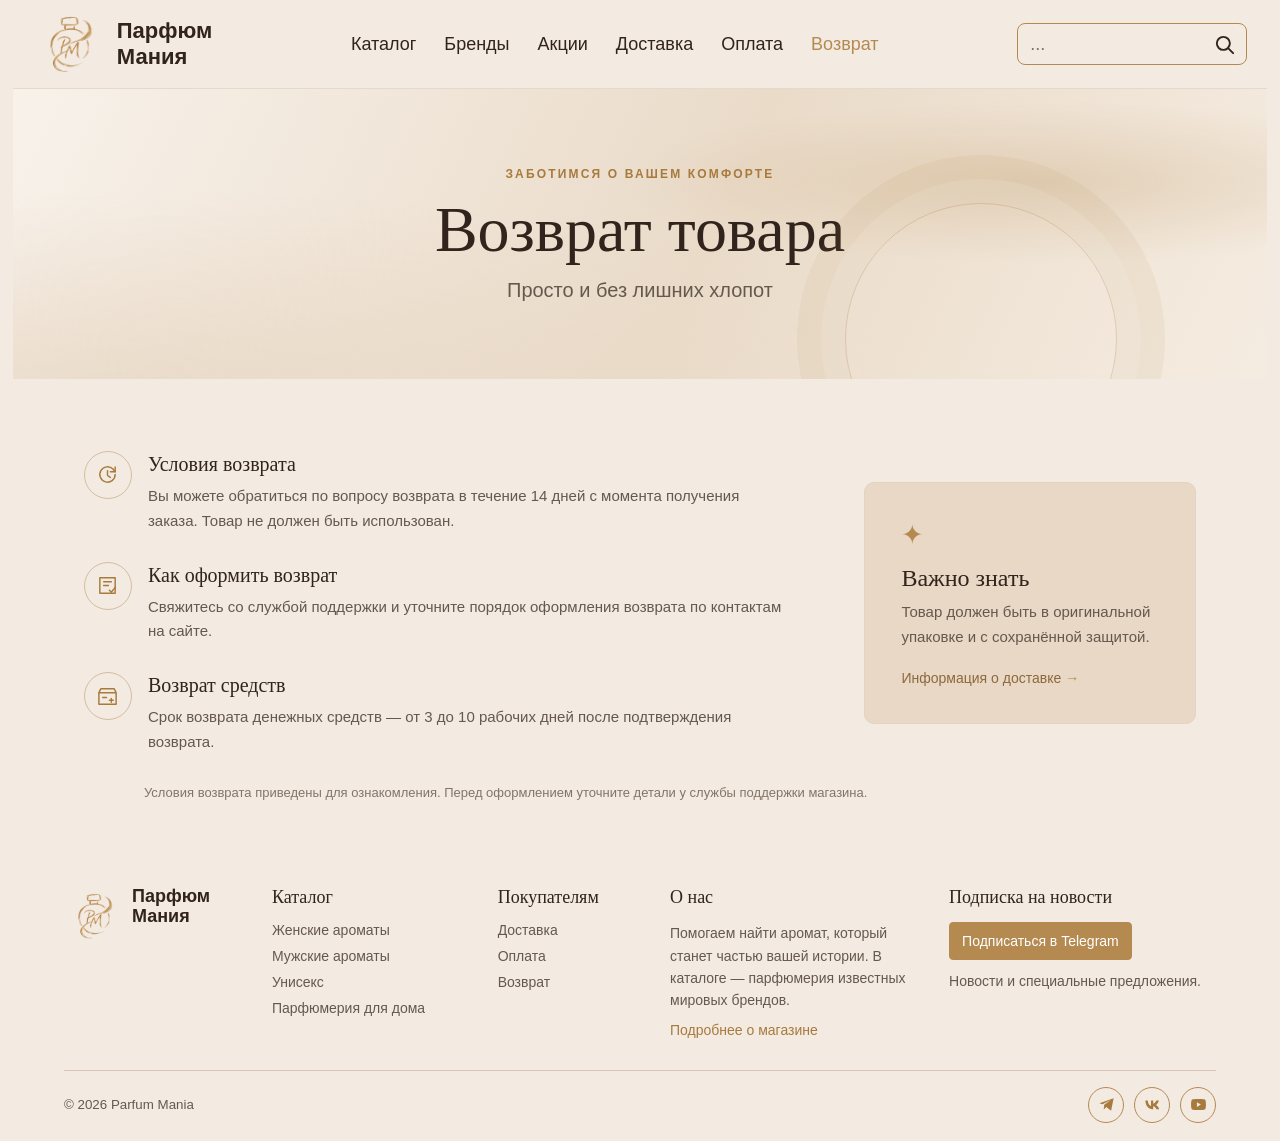
<file: Return/index.html>
<!doctype html>
<html lang="ru">
<head>
  <meta charset="utf-8">
  <meta name="viewport" content="width=device-width, initial-scale=1">
  <title>Возврат товара — Парфюм Мания</title>
  <link rel="stylesheet" href="../site-common.css">
  <link rel="stylesheet" href="style.css">
  <script src="../site-common.js" defer></script>
</head>
<body>
  <div class="page">
    <header class="site-header">
      <a class="brand" href="../Home/index.html"><img class="brand-logo" src="../Image/logo.png" alt=""><span class="brand-name"><span>Парфюм</span><span>Мания</span></span></a>
      <nav class="main-nav" id="main-nav" aria-label="Основная навигация">
        <a href="../Katalog/index.html">Каталог</a><a href="../Brands/index.html">Бренды</a><a href="../Stock/index.html">Акции</a><a href="../Delivery/index.html">Доставка</a><a href="../Pay/index.html">Оплата</a><a href="index.html" aria-current="page">Возврат</a>
      </nav>
      <button class="menu-toggle" type="button" aria-label="Открыть меню" aria-expanded="false" aria-controls="main-nav"><span></span><span></span><span></span></button>
      <form class="product-search" action="../Katalog/index.html" method="get" role="search"><input type="search" name="q" placeholder="..." aria-label="Поиск товара"><button type="submit" aria-label="Найти товар"><svg viewBox="0 0 24 24" aria-hidden="true"><circle cx="10.8" cy="10.8" r="6.8"></circle><path d="m16 16 5 5"></path></svg></button></form>
    </header>

    <main>
      <section class="page-hero return-hero" aria-labelledby="page-title">
        <p class="eyebrow">ЗАБОТИМСЯ О ВАШЕМ КОМФОРТЕ</p>
        <h1 id="page-title">Возврат товара</h1>
        <p>Просто и без лишних хлопот</p>
      </section>

      <section class="return-details" aria-label="Условия возврата">
        <div class="return-list">
          <article class="return-item">
            <span class="return-icon" aria-hidden="true"><svg viewBox="0 0 24 24"><path d="M20 11a8 8 0 1 1-2.3-5.7L20 8"></path><path d="M20 3v5h-5M12 7v5l3 2"></path></svg></span>
            <div><h2>Условия возврата</h2><p>Вы можете обратиться по вопросу возврата в течение 14 дней с момента получения заказа. Товар не должен быть использован.</p></div>
          </article>
          <article class="return-item">
            <span class="return-icon" aria-hidden="true"><svg viewBox="0 0 24 24"><path d="M4 4h16v16H4zM8 8h8M8 12h5"></path><path d="m14 17 2 2 4-5"></path></svg></span>
            <div><h2>Как оформить возврат</h2><p>Свяжитесь со службой поддержки и уточните порядок оформления возврата по контактам на сайте.</p></div>
          </article>
          <article class="return-item">
            <span class="return-icon" aria-hidden="true"><svg viewBox="0 0 24 24"><path d="M3 8h18v12H3zM3 8l2-4h14l2 4M7 13h4"></path><path d="M16 14v4M14 16h4"></path></svg></span>
            <div><h2>Возврат средств</h2><p>Срок возврата денежных средств — от 3 до 10 рабочих дней после подтверждения возврата.</p></div>
          </article>
        </div>

        <aside class="return-note">
          <span class="note-mark" aria-hidden="true">✦</span>
          <h2>Важно знать</h2>
          <p>Товар должен быть в оригинальной упаковке и с сохранённой защитой.</p>
          <a href="../Delivery/index.html">Информация о доставке <span aria-hidden="true">→</span></a>
        </aside>
      </section>
      <p class="policy-note">Условия возврата приведены для ознакомления. Перед оформлением уточните детали у службы поддержки магазина.</p>
    </main>
  </div>

  <footer class="site-footer">
    <div class="footer-main">
      <a class="footer-brand" href="../Home/index.html"><img src="../Image/logo.png" alt=""><span>Парфюм<br>Мания</span></a>
      <nav class="footer-column" aria-label="Каталог"><h2>Каталог</h2><a href="../Katalog/index.html">Женские ароматы</a><a href="../Katalog/index.html">Мужские ароматы</a><a href="../Katalog/index.html">Унисекс</a><a href="../Katalog/index.html">Парфюмерия для дома</a></nav>
      <nav class="footer-column" aria-label="Покупателям"><h2>Покупателям</h2><a href="../Delivery/index.html">Доставка</a><a href="../Pay/index.html">Оплата</a><a href="index.html">Возврат</a></nav>
      <div class="footer-column footer-about"><h2>О нас</h2><p>Помогаем найти аромат, который станет частью вашей истории. В каталоге — парфюмерия известных мировых брендов.</p><a href="../Home/index.html#company">Подробнее о магазине</a></div>
      <div class="footer-newsletter"><h2>Подписка на новости</h2><a class="newsletter-link" href="https://t.me/" target="_blank" rel="noopener noreferrer">Подписаться в Telegram</a><p>Новости и специальные предложения.</p></div>
    </div>
    <div class="footer-bottom"><small>&copy; 2026 Parfum Mania</small><nav class="social-links" aria-label="Социальные сети">
      <a href="https://t.me/" aria-label="Telegram" target="_blank" rel="noopener noreferrer"><svg viewBox="0 0 24 24" aria-hidden="true"><path d="m21 4-3.2 16-6.1-4.8-3.2 3 .6-5.8L18 6.1 7 11.6l-4-1.3L21 4Z"></path></svg></a>
      <a href="https://vk.com/" aria-label="VK" target="_blank" rel="noopener noreferrer"><svg viewBox="0 0 24 24" aria-hidden="true"><path d="M3 7h3c.4 4.7 2.5 6.7 4.1 7V7h2.8v4c1.6-.2 3.2-2 3.8-4H20c-.5 2.7-2.2 4.8-3.5 5.7 1.4.8 3.3 2.8 4 5.3h-3.5c-.7-2-2.3-3.6-4.1-3.8V18h-.6C6.5 18 3.4 13.8 3 7Z"></path></svg></a>
      <a href="https://www.youtube.com/" aria-label="YouTube" target="_blank" rel="noopener noreferrer"><svg viewBox="0 0 24 24" aria-hidden="true"><path d="M21 7.2a2.5 2.5 0 0 0-1.8-1.8C17.6 5 12 5 12 5s-5.6 0-7.2.4A2.5 2.5 0 0 0 3 7.2 26 26 0 0 0 2.6 12c0 1.6.1 3.2.4 4.8a2.5 2.5 0 0 0 1.8 1.8C6.4 19 12 19 12 19s5.6 0 7.2-.4a2.5 2.5 0 0 0 1.8-1.8c.3-1.6.4-3.2.4-4.8s-.1-3.2-.4-4.8Z"></path><path class="social-play" d="m10 9 5 3-5 3V9Z"></path></svg></a>
    </nav></div>
  </footer>
</body>
</html>
</file>
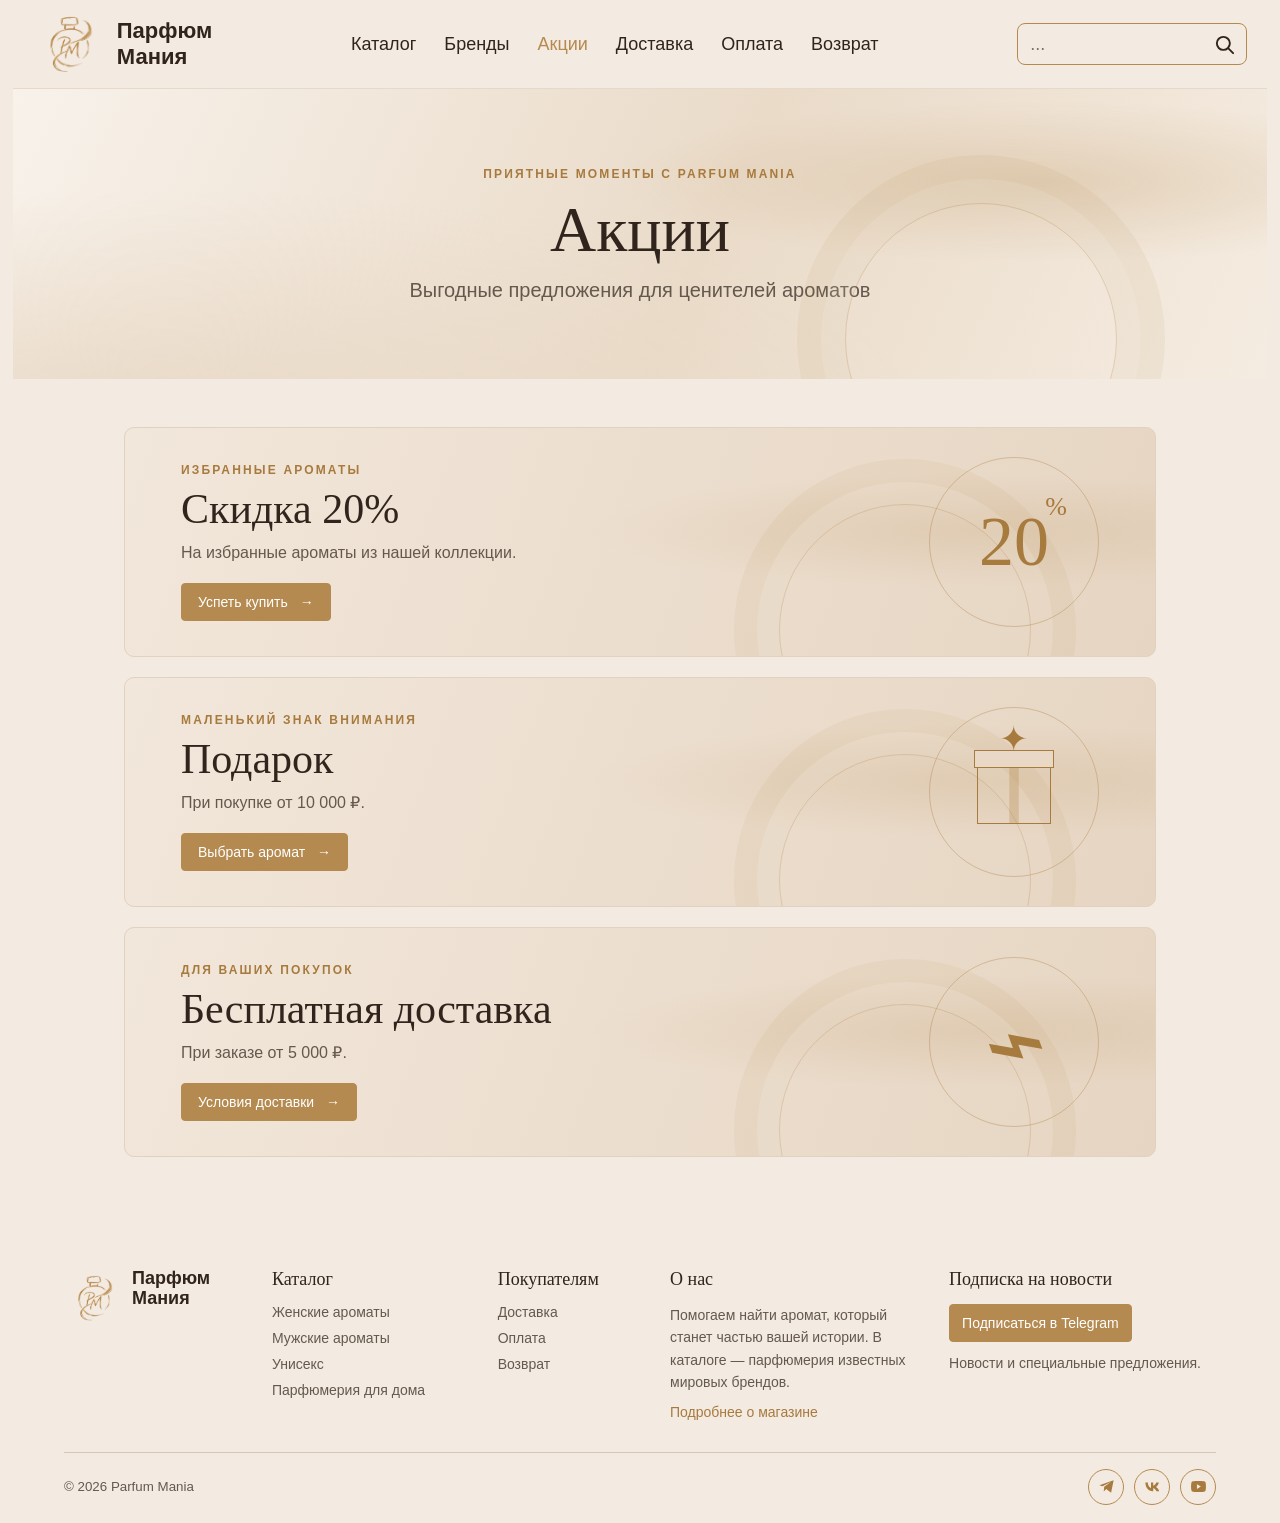
<file: Stock/index.html>
<!doctype html>
<html lang="ru">
<head>
  <meta charset="utf-8">
  <meta name="viewport" content="width=device-width, initial-scale=1">
  <title>Акции — Парфюм Мания</title>
  <link rel="stylesheet" href="../site-common.css">
  <link rel="stylesheet" href="style.css">
  <script src="../site-common.js" defer></script>
</head>
<body>
  <div class="page">
    <header class="site-header">
      <a class="brand" href="../Home/index.html"><img class="brand-logo" src="../Image/logo.png" alt=""><span class="brand-name"><span>Парфюм</span><span>Мания</span></span></a>
      <nav class="main-nav" id="main-nav" aria-label="Основная навигация">
        <a href="../Katalog/index.html">Каталог</a><a href="../Brands/index.html">Бренды</a><a href="index.html" aria-current="page">Акции</a><a href="../Delivery/index.html">Доставка</a><a href="../Pay/index.html">Оплата</a><a href="../Return/index.html">Возврат</a>
      </nav>
      <button class="menu-toggle" type="button" aria-label="Открыть меню" aria-expanded="false" aria-controls="main-nav"><span></span><span></span><span></span></button>
      <form class="product-search" action="../Katalog/index.html" method="get" role="search"><input type="search" name="q" placeholder="..." aria-label="Поиск товара"><button type="submit" aria-label="Найти товар"><svg viewBox="0 0 24 24" aria-hidden="true"><circle cx="10.8" cy="10.8" r="6.8"></circle><path d="m16 16 5 5"></path></svg></button></form>
    </header>

    <main>
      <section class="page-hero stock-hero" aria-labelledby="page-title">
        <p class="eyebrow">ПРИЯТНЫЕ МОМЕНТЫ С PARFUM MANIA</p>
        <h1 id="page-title">Акции</h1>
        <p>Выгодные предложения для ценителей ароматов</p>
      </section>

      <section class="offers" aria-label="Специальные предложения">
        <article class="offer-card offer-discount">
          <div class="offer-copy"><p class="eyebrow">ИЗБРАННЫЕ АРОМАТЫ</p><h2>Скидка 20%</h2><p>На избранные ароматы из нашей коллекции.</p><a class="offer-button" href="../Katalog/index.html">Успеть купить <span>→</span></a></div>
          <div class="offer-art" aria-hidden="true"><span>20</span><small>%</small></div>
        </article>
        <article class="offer-card offer-gift">
          <div class="offer-copy"><p class="eyebrow">МАЛЕНЬКИЙ ЗНАК ВНИМАНИЯ</p><h2>Подарок</h2><p>При покупке от 10 000 ₽.</p><a class="offer-button" href="../Katalog/index.html">Выбрать аромат <span>→</span></a></div>
          <div class="offer-art gift-art" aria-hidden="true"><span>✦</span></div>
        </article>
        <article class="offer-card offer-delivery">
          <div class="offer-copy"><p class="eyebrow">ДЛЯ ВАШИХ ПОКУПОК</p><h2>Бесплатная доставка</h2><p>При заказе от 5 000 ₽.</p><a class="offer-button" href="../Delivery/index.html">Условия доставки <span>→</span></a></div>
          <div class="offer-art delivery-art" aria-hidden="true"><span>⌁</span></div>
        </article>
      </section>
    </main>
  </div>

  <footer class="site-footer">
    <div class="footer-main">
      <a class="footer-brand" href="../Home/index.html"><img src="../Image/logo.png" alt=""><span>Парфюм<br>Мания</span></a>
      <nav class="footer-column" aria-label="Каталог"><h2>Каталог</h2><a href="../Katalog/index.html">Женские ароматы</a><a href="../Katalog/index.html">Мужские ароматы</a><a href="../Katalog/index.html">Унисекс</a><a href="../Katalog/index.html">Парфюмерия для дома</a></nav>
      <nav class="footer-column" aria-label="Покупателям"><h2>Покупателям</h2><a href="../Delivery/index.html">Доставка</a><a href="../Pay/index.html">Оплата</a><a href="../Return/index.html">Возврат</a></nav>
      <div class="footer-column footer-about"><h2>О нас</h2><p>Помогаем найти аромат, который станет частью вашей истории. В каталоге — парфюмерия известных мировых брендов.</p><a href="../Home/index.html#company">Подробнее о магазине</a></div>
      <div class="footer-newsletter"><h2>Подписка на новости</h2><a class="newsletter-link" href="https://t.me/" target="_blank" rel="noopener noreferrer">Подписаться в Telegram</a><p>Новости и специальные предложения.</p></div>
    </div>
    <div class="footer-bottom"><small>&copy; 2026 Parfum Mania</small><nav class="social-links" aria-label="Социальные сети">
      <a href="https://t.me/" aria-label="Telegram" target="_blank" rel="noopener noreferrer"><svg viewBox="0 0 24 24" aria-hidden="true"><path d="m21 4-3.2 16-6.1-4.8-3.2 3 .6-5.8L18 6.1 7 11.6l-4-1.3L21 4Z"></path></svg></a>
      <a href="https://vk.com/" aria-label="VK" target="_blank" rel="noopener noreferrer"><svg viewBox="0 0 24 24" aria-hidden="true"><path d="M3 7h3c.4 4.7 2.5 6.7 4.1 7V7h2.8v4c1.6-.2 3.2-2 3.8-4H20c-.5 2.7-2.2 4.8-3.5 5.7 1.4.8 3.3 2.8 4 5.3h-3.5c-.7-2-2.3-3.6-4.1-3.8V18h-.6C6.5 18 3.4 13.8 3 7Z"></path></svg></a>
      <a href="https://www.youtube.com/" aria-label="YouTube" target="_blank" rel="noopener noreferrer"><svg viewBox="0 0 24 24" aria-hidden="true"><path d="M21 7.2a2.5 2.5 0 0 0-1.8-1.8C17.6 5 12 5 12 5s-5.6 0-7.2.4A2.5 2.5 0 0 0 3 7.2 26 26 0 0 0 2.6 12c0 1.6.1 3.2.4 4.8a2.5 2.5 0 0 0 1.8 1.8C6.4 19 12 19 12 19s5.6 0 7.2-.4a2.5 2.5 0 0 0 1.8-1.8c.3-1.6.4-3.2.4-4.8s-.1-3.2-.4-4.8Z"></path><path class="social-play" d="m10 9 5 3-5 3V9Z"></path></svg></a>
    </nav></div>
  </footer>
</body>
</html>
</file>
<file: site-common.css>
* {
  box-sizing: border-box;
}

body {
  margin: 0;
  background: #F3EAE1;
  color: #30241C;
  font-family: Arial, sans-serif;
}

.page {
  width: 98%;
  margin: 0 auto;
}

.site-header {
  position: relative;
  z-index: 2;
  display: flex;
  min-height: 80px;
  align-items: center;
  justify-content: space-between;
  gap: 20px;
  padding: 8px 20px;
  border-bottom: 1px solid #e6d9ca;
  border-radius: 10px 10px 0 0;
  background: #F3EAE1;
}

.brand {
  display: flex;
  align-items: center;
  gap: 12px;
  color: #30241C;
  font-size: 22px;
  font-weight: 700;
  text-decoration: none;
  white-space: nowrap;
}

.brand-logo {
  width: 72px;
  height: 72px;
  object-fit: contain;
}

.brand-name {
  display: flex;
  flex-direction: column;
}

.main-nav {
  display: flex;
  align-items: center;
  justify-content: center;
  gap: 28px;
}

.main-nav a {
  color: #30241C;
  font-size: 18px;
  text-decoration: none;
}

.main-nav a:hover,
.main-nav a:focus-visible,
.main-nav a[aria-current="page"] {
  color: #B58A50;
}

.menu-toggle {
  display: none;
  width: 44px;
  height: 42px;
  padding: 9px;
  border: 1px solid #B58A50;
  border-radius: 8px;
  background: transparent;
  cursor: pointer;
}

.menu-toggle span {
  display: block;
  height: 2px;
  margin: 4px 0;
  background: #30241C;
}

.product-search {
  position: relative;
  flex: 0 1 230px;
  height: 42px;
  border: 1px solid #B58A50;
  border-radius: 8px;
  overflow: hidden;
}

.product-search input {
  width: 100%;
  height: 100%;
  padding: 8px 44px 8px 12px;
  border: 0;
  outline-color: #B58A50;
  background: transparent;
  color: #30241C;
  font-size: 18px;
}

.product-search button {
  position: absolute;
  top: 0;
  right: 0;
  display: grid;
  width: 44px;
  height: 100%;
  place-items: center;
  border: 0;
  background: transparent;
  color: #30241C;
  cursor: pointer;
}

.product-search button svg {
  width: 23px;
  height: 23px;
  fill: none;
  stroke: currentColor;
  stroke-linecap: round;
  stroke-width: 2;
}

.site-footer {
  padding: 44px clamp(20px, 5vw, 64px) 18px;
  background: #F3EAE1;
  color: #30241C;
}

.footer-main {
  display: grid;
  max-width: 1280px;
  grid-template-columns: 1fr 1.1fr 0.8fr 1.4fr 1.5fr;
  gap: 30px;
  margin: 0 auto;
  padding-bottom: 32px;
}

.footer-brand {
  display: flex;
  align-items: flex-start;
  gap: 10px;
  color: #30241C;
  font-size: 18px;
  font-weight: 700;
  line-height: 1.1;
  text-decoration: none;
}

.footer-brand img {
  width: 58px;
  height: 58px;
  object-fit: contain;
}

.footer-column,
.footer-newsletter {
  display: flex;
  align-items: flex-start;
  flex-direction: column;
  gap: 10px;
}

.footer-column h2,
.footer-newsletter h2 {
  margin: 0 0 4px;
  color: #30241C;
  font-family: Georgia, "Times New Roman", serif;
  font-size: 18px;
  font-weight: 500;
}

.footer-column a {
  color: #65594E;
  font-size: 14px;
  text-decoration: none;
}

.footer-column a:hover,
.footer-column a:focus-visible {
  color: #B58A50;
}

.footer-about p,
.footer-newsletter > p {
  margin: 0;
  color: #65594E;
  font-size: 14px;
  line-height: 1.6;
}

.footer-about > a {
  color: #A77A3D;
}

.newsletter-link {
  display: inline-block;
  padding: 10px 12px;
  border: 1px solid #B58A50;
  border-radius: 4px;
  background: #B58A50;
  color: #fff;
  font-size: 14px;
  text-decoration: none;
  transition: background-color 160ms ease, color 160ms ease;
}

.newsletter-link:hover,
.newsletter-link:focus-visible {
  background: transparent;
  color: #30241C;
}

.footer-bottom {
  display: flex;
  max-width: 1280px;
  align-items: center;
  justify-content: space-between;
  gap: 20px;
  margin: 0 auto;
  padding-top: 16px;
  border-top: 1px solid #d6c6b3;
  color: #65594E;
}

.social-links {
  display: flex;
  gap: 10px;
}

.social-links a {
  display: grid;
  width: 36px;
  height: 36px;
  place-items: center;
  border: 1px solid #B58A50;
  border-radius: 50%;
  color: #A77A3D;
  transition: background-color 160ms ease, color 160ms ease;
}

.social-links a:hover,
.social-links a:focus-visible {
  background: #B58A50;
  color: #fff;
}

.social-links svg {
  width: 19px;
  height: 19px;
  fill: currentColor;
}

.social-links .social-play {
  fill: #F3EAE1;
}

@media (max-width: 1100px) {
  .site-header {
    flex-wrap: wrap;
  }

  .brand {
    margin-right: auto;
  }

  .menu-toggle {
    order: 1;
  }

  .js .menu-toggle {
    display: block;
  }

  .product-search {
    order: 2;
  }

  .main-nav {
    display: flex;
    width: 100%;
    order: 3;
    align-items: flex-start;
    flex-direction: column;
    gap: 0;
    padding-top: 8px;
    border-top: 1px solid #B58A50;
  }

  .js .main-nav {
    display: none;
  }

  .js .site-header.menu-open .main-nav {
    display: flex;
  }

  .main-nav a {
    width: 100%;
    padding: 10px 0;
  }

  .footer-main {
    grid-template-columns: repeat(3, minmax(0, 1fr));
  }
}

@media (max-width: 600px) {
  .site-header {
    gap: 12px;
    padding: 10px 12px;
  }

  .brand {
    gap: 8px;
    font-size: 18px;
  }

  .brand-logo {
    width: 56px;
    height: 56px;
  }

  .menu-toggle {
    width: 40px;
    flex: 0 0 40px;
  }

  .product-search {
    width: 100%;
    flex: 1 0 100%;
    order: 2;
  }

  .main-nav {
    order: 3;
  }

  .footer-main {
    grid-template-columns: repeat(2, minmax(0, 1fr));
    gap: 28px 18px;
  }

  .site-footer {
    padding: 32px 18px 16px;
  }

  .footer-brand,
  .footer-newsletter {
    grid-column: 1 / -1;
  }

  .footer-bottom {
    align-items: flex-start;
    flex-direction: column;
  }
}

@media (max-width: 380px) {
  .page {
    width: 100%;
  }

  .footer-main {
    grid-template-columns: 1fr;
  }

  .footer-brand,
  .footer-newsletter {
    grid-column: auto;
  }
}
</file>
<file: Brands/style.css>
.page-hero {
  position: relative;
  display: flex;
  min-height: 290px;
  align-items: center;
  flex-direction: column;
  justify-content: center;
  overflow: hidden;
  padding: 38px 20px;
  background:
    radial-gradient(ellipse at 82% 32%, rgb(181 138 80 / 23%), transparent 29%),
    radial-gradient(ellipse at 12% 110%, rgb(232 216 197 / 90%), transparent 48%),
    linear-gradient(115deg, #f8f2eb, #eadbc9 55%, #f5ece1);
  text-align: center;
}

.page-hero::after {
  position: absolute;
  right: 12%;
  bottom: -96px;
  width: 270px;
  height: 270px;
  border: 1px solid rgb(167 122 61 / 25%);
  border-radius: 50%;
  box-shadow: 0 0 0 24px rgb(255 255 255 / 10%), 0 0 0 48px rgb(167 122 61 / 8%);
  content: "";
}

.eyebrow {
  margin: 0 0 12px;
  color: #A77A3D;
  font-size: 12px;
  font-weight: 700;
  letter-spacing: 0.18em;
}

.page-hero h1 {
  margin: 0 0 12px;
  color: #30241C;
  font-family: Georgia, "Times New Roman", serif;
  font-size: clamp(42px, 6vw, 64px);
  font-weight: 500;
}

.page-hero > p:last-child {
  margin: 0;
  color: #65594E;
  font-size: clamp(16px, 2vw, 20px);
}

.all-brands {
  max-width: 1160px;
  margin: 0 auto;
  padding: 52px clamp(20px, 5vw, 64px) 72px;
}

.section-heading {
  margin-bottom: 24px;
  text-align: center;
}

.section-heading .eyebrow {
  margin-bottom: 8px;
}

.section-heading h2 {
  margin: 0 0 10px;
  color: #30241C;
  font-family: Georgia, "Times New Roman", serif;
  font-size: clamp(28px, 3.5vw, 40px);
  font-weight: 500;
}

.section-heading > p:last-child {
  margin: 0;
  color: #65594E;
  font-size: 15px;
  line-height: 1.6;
}

.brand-list {
  display: grid;
  grid-auto-flow: row;
  grid-template-columns: repeat(4, minmax(0, 1fr));
  border-top: 1px solid #dfd1c2;
}

.brand-list a {
  padding: 16px 14px;
  border-bottom: 1px solid #dfd1c2;
  color: #493528;
  font-family: Georgia, "Times New Roman", serif;
  font-size: 16px;
  text-decoration: none;
  transition: color 160ms ease, background-color 160ms ease;
}

.brand-list a:hover,
.brand-list a:focus-visible {
  background: #ede1d4;
  color: #A77A3D;
}

@media (max-width: 700px) {
  .brand-list {
    grid-template-columns: repeat(2, minmax(0, 1fr));
  }
}

@media (max-width: 480px) {
  .page-hero {
    min-height: 240px;
  }

  .all-brands {
    padding: 36px 16px 48px;
  }

  .brand-list a {
    padding: 14px 8px;
    font-size: 14px;
  }
}
</file>
<file: Delivery/style.css>
* {
  box-sizing: border-box;
}

body {
  margin: 0;
  background: #F3EAE1;
  color: #30241C;
  font-family: Arial, sans-serif;
}

.page {
  width: 98%;
  margin: 0 auto;
}

.site-header {
  position: relative;
  z-index: 2;
  display: flex;
  min-height: 80px;
  align-items: center;
  justify-content: space-between;
  gap: 20px;
  padding: 8px 20px;
  border-bottom: 1px solid #e6d9ca;
  border-radius: 10px 10px 0 0;
  background: #F3EAE1;
}

.brand {
  display: flex;
  align-items: center;
  gap: 12px;
  color: #30241C;
  font-size: 22px;
  font-weight: 700;
  text-decoration: none;
  white-space: nowrap;
}

.brand-logo {
  width: 72px;
  height: 72px;
  object-fit: contain;
}

.brand-name {
  display: flex;
  flex-direction: column;
}

.main-nav {
  display: flex;
  align-items: center;
  justify-content: center;
  gap: 28px;
}

.main-nav a {
  color: #30241C;
  font-size: 18px;
  text-decoration: none;
}

.main-nav a:hover,
.main-nav a:focus-visible,
.main-nav a[aria-current="page"] {
  color: #B58A50;
}

.menu-toggle {
  display: none;
  width: 44px;
  height: 42px;
  padding: 9px;
  border: 1px solid #B58A50;
  border-radius: 8px;
  background: transparent;
  cursor: pointer;
}

.menu-toggle span {
  display: block;
  height: 2px;
  margin: 4px 0;
  background: #30241C;
}

.product-search {
  position: relative;
  flex: 0 1 230px;
  height: 42px;
  border: 1px solid #B58A50;
  border-radius: 8px;
  overflow: hidden;
}

.product-search input {
  width: 100%;
  height: 100%;
  padding: 8px 44px 8px 12px;
  border: 0;
  outline-color: #B58A50;
  background: transparent;
  color: #30241C;
  font-size: 18px;
}

.product-search button {
  position: absolute;
  top: 0;
  right: 0;
  display: grid;
  width: 44px;
  height: 100%;
  place-items: center;
  border: 0;
  background: transparent;
  color: #30241C;
  cursor: pointer;
}

.product-search button svg {
  width: 23px;
  height: 23px;
  fill: none;
  stroke: currentColor;
  stroke-linecap: round;
  stroke-width: 2;
}

.delivery-hero {
  position: relative;
  display: flex;
  min-height: clamp(300px, 34vw, 430px);
  align-items: center;
  overflow: hidden;
  background: #E8D8C5 url('../Image/delivery_f.png') center 54% / cover no-repeat;
}

.delivery-hero::before {
  position: absolute;
  inset: 0;
  background: linear-gradient(90deg, rgb(243 234 225 / 97%) 0%, rgb(243 234 225 / 90%) 34%, rgb(243 234 225 / 0%) 72%);
  content: "";
}

.hero-content {
  position: relative;
  max-width: 520px;
  padding: 48px clamp(24px, 7vw, 90px);
}

.eyebrow {
  margin: 0 0 12px;
  color: #A77A3D;
  font-size: 13px;
  font-weight: 700;
  letter-spacing: 0.2em;
}

.hero-content h1 {
  margin: 0 0 12px;
  color: #30241C;
  font-family: Georgia, "Times New Roman", serif;
  font-size: clamp(42px, 6vw, 68px);
  font-weight: 500;
}

.hero-content > p:last-child {
  margin: 0;
  color: #65594E;
  font-size: clamp(18px, 2vw, 22px);
}

.delivery-details {
  display: grid;
  max-width: 1240px;
  grid-template-columns: minmax(0, 1.7fr) minmax(260px, 0.8fr);
  align-items: center;
  gap: clamp(28px, 6vw, 76px);
  margin: 0 auto;
  padding: clamp(36px, 6vw, 72px) clamp(20px, 5vw, 64px);
}

.delivery-list {
  display: grid;
  grid-template-columns: repeat(2, minmax(0, 1fr));
  gap: 32px 28px;
}

.delivery-item {
  display: flex;
  align-items: flex-start;
  gap: 16px;
}

.delivery-icon {
  display: grid;
  width: 48px;
  height: 48px;
  flex: 0 0 48px;
  place-items: center;
  border: 1px solid #D4BEA0;
  border-radius: 50%;
  color: #A77A3D;
}

.delivery-icon svg {
  width: 23px;
  height: 23px;
  fill: none;
  stroke: currentColor;
  stroke-linecap: round;
  stroke-linejoin: round;
  stroke-width: 1.5;
}

.delivery-item h2,
.delivery-note h2 {
  margin: 2px 0 8px;
  color: #30241C;
  font-family: Georgia, "Times New Roman", serif;
  font-size: 20px;
  font-weight: 500;
}

.delivery-item p,
.delivery-note p {
  margin: 0;
  color: #65594E;
  font-size: 15px;
  line-height: 1.65;
}

.delivery-note {
  padding: clamp(24px, 3vw, 36px);
  border: 1px solid #e3d3c3;
  border-radius: 10px;
  background: #E8D8C5;
}

.note-mark {
  display: inline-block;
  margin-bottom: 12px;
  color: #B58A50;
  font-size: 27px;
}

.delivery-note h2 {
  font-size: 24px;
}

.delivery-note a {
  display: inline-block;
  margin-top: 20px;
  color: #8c693d;
  font-size: 14px;
  text-decoration: none;
}

.delivery-note a span {
  color: #B58A50;
}

.delivery-note a:hover,
.delivery-note a:focus-visible {
  text-decoration: underline;
  text-underline-offset: 4px;
}

.site-footer {
  padding: 44px clamp(20px, 5vw, 64px) 18px;
  background: #F3EAE1;
  color: #30241C;
}

.footer-main {
  display: grid;
  max-width: 1280px;
  grid-template-columns: 1fr 1.1fr 0.8fr 1.4fr 1.5fr;
  gap: 30px;
  margin: 0 auto;
  padding-bottom: 32px;
}

.footer-brand {
  display: flex;
  align-items: flex-start;
  gap: 10px;
  color: #30241C;
  font-size: 18px;
  font-weight: 700;
  line-height: 1.1;
  text-decoration: none;
}

.footer-brand img {
  width: 58px;
  height: 58px;
  object-fit: contain;
}

.footer-column,
.footer-newsletter {
  display: flex;
  align-items: flex-start;
  flex-direction: column;
  gap: 10px;
}

.footer-column h2,
.footer-newsletter h2 {
  margin: 0 0 4px;
  color: #30241C;
  font-family: Georgia, "Times New Roman", serif;
  font-size: 18px;
  font-weight: 500;
}

.footer-column a {
  color: #65594E;
  font-size: 14px;
  text-decoration: none;
}

.footer-column a:hover,
.footer-column a:focus-visible {
  color: #B58A50;
}

.footer-about p,
.footer-newsletter > p {
  margin: 0;
  color: #65594E;
  font-size: 14px;
  line-height: 1.6;
}

.footer-about > a {
  color: #A77A3D;
}

.newsletter-link {
  display: inline-block;
  padding: 10px 12px;
  border: 1px solid #B58A50;
  border-radius: 4px;
  background: #B58A50;
  color: #fff;
  font-size: 14px;
  text-decoration: none;
}

.newsletter-link:hover,
.newsletter-link:focus-visible {
  background: transparent;
  color: #30241C;
}

.footer-bottom {
  display: flex;
  max-width: 1280px;
  align-items: center;
  justify-content: space-between;
  gap: 20px;
  margin: 0 auto;
  padding-top: 16px;
  border-top: 1px solid #d6c6b3;
  color: #65594E;
}

.social-links {
  display: flex;
  gap: 10px;
}

.social-links a {
  display: grid;
  width: 36px;
  height: 36px;
  place-items: center;
  border: 1px solid #B58A50;
  border-radius: 50%;
  color: #A77A3D;
}

.social-links a:hover,
.social-links a:focus-visible {
  background: #B58A50;
  color: #fff;
}

.social-links svg {
  width: 19px;
  height: 19px;
  fill: currentColor;
}

.social-links .social-play {
  fill: #F3EAE1;
}

@media (max-width: 1100px) {
  .site-header {
    flex-wrap: wrap;
  }

  .brand {
    margin-right: auto;
  }

  .menu-toggle {
    order: 1;
  }

  .js .menu-toggle {
    display: block;
  }

  .product-search {
    order: 2;
  }

  .main-nav {
    display: flex;
    width: 100%;
    order: 3;
    align-items: flex-start;
    flex-direction: column;
    gap: 0;
    padding-top: 8px;
    border-top: 1px solid #B58A50;
  }

  .js .main-nav {
    display: none;
  }

  .js .site-header.menu-open .main-nav {
    display: flex;
  }

  .main-nav a {
    width: 100%;
    padding: 10px 0;
  }

  .footer-main {
    grid-template-columns: repeat(3, minmax(0, 1fr));
  }
}

@media (max-width: 760px) {
  .delivery-details {
    grid-template-columns: 1fr;
  }

  .delivery-note {
    max-width: none;
  }
}

@media (max-width: 600px) {
  .site-header {
    gap: 12px;
    padding: 10px 12px;
  }

  .brand {
    gap: 8px;
    font-size: 18px;
  }

  .brand-logo {
    width: 56px;
    height: 56px;
  }

  .menu-toggle {
    width: 40px;
    flex: 0 0 40px;
  }

  .product-search {
    width: 100%;
    flex: 1 0 100%;
    order: 2;
  }

  .main-nav {
    order: 3;
  }

  .delivery-hero {
    min-height: 340px;
    align-items: flex-end;
    background-position: 66% center;
  }

  .delivery-hero::before {
    background: linear-gradient(0deg, rgb(243 234 225 / 96%) 0%, rgb(243 234 225 / 84%) 42%, rgb(243 234 225 / 0%) 100%);
  }

  .hero-content {
    padding: 28px 20px 34px;
  }

  .delivery-details {
    padding: 34px 18px;
  }

  .delivery-list {
    grid-template-columns: 1fr;
    gap: 24px;
  }

  .delivery-item {
    gap: 13px;
  }

  .footer-main {
    grid-template-columns: repeat(2, minmax(0, 1fr));
    gap: 28px 18px;
  }

  .site-footer {
    padding: 32px 18px 16px;
  }

  .footer-brand,
  .footer-newsletter {
    grid-column: 1 / -1;
  }

  .footer-bottom {
    align-items: flex-start;
    flex-direction: column;
  }
}

@media (max-width: 380px) {
  .page {
    width: 100%;
  }

  .footer-main {
    grid-template-columns: 1fr;
  }

  .footer-brand,
  .footer-newsletter {
    grid-column: auto;
  }
}
</file>
<file: Home/style.css>
body {
  margin: 0;
  background-image: url('../Image/fon.png');
  background-size: cover;
  background-position: center;
  font-family: Arial, sans-serif;
}

.big {
  width: 98%;
  margin: 0 auto;
  border-radius: 10px;
}

.bigbox1 {
  box-sizing: border-box;
  height: 80px;
  padding: 8px 20px;
  border-radius: 10px 10px 0 0;
  background-color: #F3EAE1;
  display: flex;
  align-items: center;
  justify-content: space-between;
  gap: 20px;
}

.brand {
  display: flex;
  align-items: center;
  gap: 12px;
  color: #30241C;
  font-size: 22px;
  font-weight: 700;
  text-decoration: none;
  white-space: nowrap;
}

.brand-logo {
  width: 72px;
  height: 72px;
  object-fit: contain;
}

.brand-name {
  display: flex;
  flex-direction: column;
}

.main-nav {
  display: flex;
  align-items: center;
  justify-content: center;
  gap: 28px;
}

.main-nav a {
  color: #30241C;
  font-size: 18px;
  text-decoration: none;
}

.main-nav a:hover,
.main-nav a:focus-visible {
  color: #B58A50;
  text-decoration: underline;
}

.menu-toggle {
  display: none;
  width: 44px;
  height: 42px;
  padding: 9px;
  border: 1px solid #B58A50;
  border-radius: 8px;
  background: transparent;
  cursor: pointer;
}

.menu-toggle span {
  display: block;
  height: 2px;
  margin: 4px 0;
  background: #30241C;
}

.product-search {
  position: relative;
  width: 230px;
  height: 42px;
  border: 1px solid #B58A50;
  border-radius: 8px;
  overflow: hidden;
}

.product-search input {
  box-sizing: border-box;
  width: 100%;
  height: 100%;
  min-width: 0;
  padding: 8px 44px 8px 12px;
  border: 0;
  outline-color: #B58A50;
  background: transparent;
  color: #30241C;
  font-size: 18px;
}

.product-search button {
  position: absolute;
  top: 0;
  right: 0;
  width: 44px;
  height: 100%;
  display: grid;
  place-items: center;
  border: 0;
  background: transparent;
  color: #30241C;
  cursor: pointer;
}

.product-search button svg {
  width: 23px;
  height: 23px;
  fill: none;
  stroke: currentColor;
  stroke-linecap: round;
  stroke-width: 2;
}

.bigbox2 {
  position: relative;
  display: flex;
  min-height: clamp(440px, 58vw, 680px);
  align-items: center;
  overflow: hidden;
  border-radius: 0 0 10px 10px;
  background: #d3b38b url('../Image/Cover.png') center 55% / cover no-repeat;
}

.bigbox2::before {
  position: absolute;
  inset: 0;
  background: linear-gradient(90deg, rgb(248 239 223 / 94%) 0%, rgb(248 239 223 / 82%) 34%, rgb(248 239 223 / 0%) 72%);
  content: "";
}

.hero-content {
  position: relative;
  width: min(48%, 560px);
  margin-left: clamp(28px, 7vw, 100px);
  padding: 48px 0;
  color: #30241C;
}

.hero-brand {
  margin: 0 0 18px;
  color: #8c693d;
  font-size: clamp(16px, 2vw, 22px);
  font-weight: 700;
  letter-spacing: 0.22em;
}

.hero-content h1 {
  margin: 0 0 18px;
  font-family: Georgia, "Times New Roman", serif;
  font-size: clamp(36px, 5vw, 64px);
  font-weight: 500;
  line-height: 1.08;
}

.hero-description {
  max-width: 440px;
  margin: 0 0 30px;
  font-size: clamp(16px, 1.6vw, 20px);
  line-height: 1.6;
}

.hero-button {
  display: inline-block;
  padding: 15px 24px;
  border: 1px solid #B58A50;
  border-radius: 4px;
  background: #B58A50;
  color: #fff;
  font-size: 16px;
  font-weight: 700;
  text-decoration: none;
  transition: background-color 160ms ease, color 160ms ease;
}

.hero-button:hover,
.hero-button:focus-visible {
  background: transparent;
  color: #30241C;
}

@media (max-width: 1100px) {
  .bigbox1 {
    height: auto;
    flex-wrap: wrap;
  }

  .brand {
    margin-right: auto;
  }

  .menu-toggle {
    display: none;
    order: 1;
  }

  .js .menu-toggle {
    display: block;
  }

  .product-search {
    order: 2;
  }

  .main-nav {
    display: flex;
    order: 3;
    width: 100%;
    align-items: flex-start;
    flex-direction: column;
    gap: 0;
    padding-top: 8px;
    border-top: 1px solid #B58A50;
  }

  .js .main-nav {
    display: none;
  }

  .js .bigbox1.menu-open .main-nav {
    display: flex;
  }

  .main-nav a {
    width: 100%;
    padding: 10px 0;
  }
}

@media (max-width: 520px) {
  .big {
    width: 100%;
  }

  .bigbox1 {
    padding: 10px 12px;
    gap: 12px;
  }

  .brand {
    gap: 8px;
    font-size: 18px;
  }

  .brand-logo {
    width: 56px;
    height: 56px;
  }

  .menu-toggle {
    width: 40px;
    flex: 0 0 40px;
  }

  .product-search {
    width: 100%;
    order: 2;
  }

  .main-nav {
    order: 3;
  }

  .bigbox2 {
    min-height: 560px;
    align-items: flex-end;
    background-position: 61% center;
  }

  .bigbox2::before {
    background: linear-gradient(0deg, rgb(248 239 223 / 96%) 0%, rgb(248 239 223 / 86%) 42%, rgb(248 239 223 / 0%) 100%);
  }

  .hero-content {
    width: auto;
    margin: 0;
    padding: 34px 22px;
  }

  .hero-brand {
    margin-bottom: 10px;
    font-size: 15px;
  }

  .hero-content h1 {
    max-width: 380px;
    font-size: clamp(34px, 10vw, 46px);
  }

  .hero-description {
    margin-bottom: 22px;
    font-size: 16px;
  }
}


.Text_div {
  box-sizing: border-box;
  padding: clamp(28px, 5vw, 64px);
  background: #e8dbce;
  color: #30241C;
}

.popular-heading {
  display: flex;
  align-items: flex-end;
  justify-content: space-between;
  gap: 20px;
  margin-bottom: 28px;
}

.section-eyebrow {
  margin: 0 0 8px;
  color: #A77A3D;
  font-size: 12px;
  font-weight: 700;
  letter-spacing: 0.16em;
}

.popular-heading h2 {
  margin: 0;
  font-family: Georgia, "Times New Roman", serif;
  font-size: clamp(28px, 3.5vw, 42px);
  font-weight: 500;
}

.view-all {
  flex: 0 0 auto;
  padding-bottom: 5px;
  color: #30241C;
  font-size: 15px;
  text-decoration-color: #B58A50;
  text-underline-offset: 5px;
}

.view-all span {
  color: #B58A50;
}

.product-grid {
  display: grid;
  max-width: 1120px;
  margin: 0 auto;
  grid-template-columns: repeat(4, minmax(0, 1fr));
  gap: 24px;
}

.product-card {
  min-width: 0;
  overflow: hidden;
  border-radius: 10px;
  background: #cdb8a2;
  box-shadow: 0 5px 18px rgb(48 36 28 / 4%);
}

.product-image {
  display: block;
  overflow: hidden;
  aspect-ratio: 1 / 0.76;
  background: #eee8e2;
}

.product-image img {
  display: block;
  width: 100%;
  height: 100%;
  object-fit: cover;
  transition: transform 220ms ease;
}

.product-image:hover img,
.product-image:focus-visible img {
  transform: scale(1.04);
}

.product-info {
  padding: 14px;
  text-align: center;
}

.product-brand {
  margin: 0 0 5px;
  color: #99918A;
  font-size: 13px;
}

.product-info h3 {
  min-height: 1.4em;
  margin: 0 0 12px;
  color: #30241C;
  font-size: 18px;
  font-weight: 600;
}

.product-prices {
  display: flex;
  align-items: baseline;
  justify-content: center;
  gap: 10px;
  margin-bottom: 16px;
}

.new-price {
  color: #A77A3D;
  font-size: 20px;
  font-weight: 700;
}

.product-prices del {
  color: #99918A;
  font-size: 14px;
}

.cart-button {
  display: block;
  width: 100%;
  box-sizing: border-box;
  padding: 11px 14px;
  border: 1px solid #B58A50;
  border-radius: 5px;
  background: transparent;
  color: #30241C;
  font: inherit;
  transition: background-color 160ms ease, color 160ms ease;
  text-align: center;
  text-decoration: none;
}

.cart-button:hover,
.cart-button:focus-visible {
  background: #B58A50;
  color: #FFFFFF;
}

@media (max-width: 900px) {
  .product-grid {
    grid-template-columns: repeat(2, minmax(0, 1fr));
  }
}

@media (max-width: 520px) {
  .Text_div {
    padding: 28px 16px;
  }

  .popular-heading {
    align-items: flex-start;
  }

  .view-all {
    margin-top: 20px;
    font-size: 14px;
  }

  .product-grid {
    gap: 12px;
  }

  .product-info {
    padding: 12px;
  }

  .product-info h3 {
    font-size: 16px;
  }

  .new-price {
    font-size: 17px;
  }

  .product-prices {
    flex-wrap: wrap;
    gap: 5px 8px;
  }
}
.plus{
  box-sizing: border-box;
  padding: 28px clamp(20px, 5vw, 64px) 32px;
  background: #F3EAE1;
}

.plus > h2 {
  margin: 0 0 22px;
  color: #30241C;
  font-family: Georgia, "Times New Roman", serif;
  font-size: clamp(24px, 3vw, 32px);
  font-weight: 500;
  text-align: center;
}

.advantages-grid {
  display: grid;
  max-width: 1120px;
  margin: 0 auto;
  grid-template-columns: repeat(4, minmax(0, 1fr));
  gap: 24px;
}

.advantage {
  text-align: center;
}

.advantage-icon {
  width: 30px;
  height: 30px;
  margin-bottom: 8px;
  fill: none;
  stroke: #B58A50;
  stroke-linecap: round;
  stroke-linejoin: round;
  stroke-width: 1.6;
}

.advantage h3 {
  margin: 0 0 6px;
  color: #30241C;
  font-size: 15px;
  font-weight: 600;
}

.advantage p {
  max-width: 230px;
  margin: 0 auto;
  color: #65594E;
  font-size: 13px;
  line-height: 1.5;
}

@media (max-width: 700px) {
  .advantages-grid {
    grid-template-columns: repeat(2, minmax(0, 1fr));
    gap: 22px 16px;
  }
}

@media (max-width: 380px) {
  .advantages-grid {
    grid-template-columns: 1fr;
  }
}
.company {
  position: relative;
  box-sizing: border-box;
  display: flex;
  min-height: 360px;
  align-items: center;
  overflow: hidden;
  padding: clamp(32px, 6vw, 72px);
  background: #E8D8C5 url('../Image/Company_fon.png') center / cover no-repeat;
}

.company::before {
  position: absolute;
  inset: 0;
  background: linear-gradient(90deg, #E8D8C5 0%, rgb(232 216 197 / 96%) 34%, rgb(232 216 197 / 55%) 56%, rgb(232 216 197 / 0%) 78%);
  content: "";
}

.company-content {
  position: relative;
  max-width: 500px;
  color: #65594E;
}

.company-eyebrow {
  margin: 0 0 10px;
  color: #B58A50;
  font-size: 13px;
  font-weight: 700;
  letter-spacing: 0.18em;
}

.company-content h2 {
  margin: 0 0 16px;
  color: #30241C;
  font-family: Georgia, "Times New Roman", serif;
  font-size: clamp(30px, 4vw, 44px);
  font-weight: 500;
}

.company-content > p:last-child {
  margin: 0;
  font-size: clamp(15px, 1.6vw, 18px);
  line-height: 1.75;
}

@media (max-width: 520px) {
  .company {
    min-height: 420px;
    align-items: flex-end;
    padding: 28px 20px;
    background-position: 58% center;
  }

  .company::before {
    background: linear-gradient(0deg, #E8D8C5 0%, rgb(232 216 197 / 94%) 42%, rgb(232 216 197 / 4%) 100%);
  }
}

.stock {
  position: relative;
  box-sizing: border-box;
  display: flex;
  min-height: 280px;
  align-items: center;
  overflow: hidden;
  padding: clamp(28px, 5vw, 56px);
  background: #E8D8C5 url('../Image/stock_fon.png') center / cover no-repeat;
}

.stock-heading {
  padding: 28px 20px 20px;
  background: #F3EAE1;
  text-align: center;
}

.stock-heading h2 {
  margin: 0;
  color: #30241C;
  font-family: Georgia, "Times New Roman", serif;
  font-size: clamp(24px, 3vw, 34px);
  font-weight: 500;
}

.stock::before {
  position: absolute;
  inset: 0;
  background: linear-gradient(90deg, rgb(243 234 225 / 96%) 0%, rgb(243 234 225 / 90%) 36%, rgb(243 234 225 / 0%) 72%);
  content: "";
}

.stock-content {
  position: relative;
  max-width: 430px;
  color: #65594E;
}

.stock-eyebrow {
  margin: 0 0 10px;
  color: #A77A3D;
  font-size: 12px;
  font-weight: 700;
  letter-spacing: 0.16em;
}

.stock-content h2 {
  margin: 0 0 8px;
  color: #30241C;
  font-family: Georgia, "Times New Roman", serif;
  font-size: clamp(32px, 4vw, 48px);
  font-weight: 500;
}

.stock-content > p:not(.stock-eyebrow) {
  margin: 0 0 22px;
  font-size: 17px;
}

.stock-button {
  display: inline-block;
  padding: 11px 22px;
  border: 1px solid #B58A50;
  border-radius: 4px;
  background: #B58A50;
  color: #FFFFFF;
  font-size: 15px;
  text-decoration: none;
  transition: background-color 160ms ease, color 160ms ease;
}

.stock-button:hover,
.stock-button:focus-visible {
  background: transparent;
  color: #30241C;
}

.site-footer {
  box-sizing: border-box;
  padding: 44px clamp(20px, 5vw, 64px) 18px;
  background: #F3EAE1;
  color: #30241C;
}

.footer-main {
  display: grid;
  max-width: 1280px;
  margin: 0 auto;
  padding-bottom: 32px;
  grid-template-columns: 1fr 1.1fr 0.8fr 1.4fr 1.5fr;
  gap: 30px;
}

.footer-brand {
  display: flex;
  align-items: flex-start;
  gap: 10px;
  color: #30241C;
  font-size: 18px;
  font-weight: 700;
  line-height: 1.1;
  text-decoration: none;
}

.footer-brand img {
  width: 58px;
  height: 58px;
  object-fit: contain;
}

.footer-column,
.footer-newsletter {
  display: flex;
  align-items: flex-start;
  flex-direction: column;
  gap: 10px;
}

.footer-column h2,
.footer-newsletter h2 {
  margin: 0 0 4px;
  color: #30241C;
  font-family: Georgia, "Times New Roman", serif;
  font-size: 18px;
  font-weight: 500;
}

.footer-column a {
  color: #65594E;
  font-size: 14px;
  text-decoration: none;
}

.footer-column a:hover,
.footer-column a:focus-visible {
  color: #B58A50;
}

.footer-about p,
.footer-newsletter > p {
  margin: 0;
  color: #65594E;
  font-size: 14px;
  line-height: 1.6;
}

.footer-about > a {
  color: #A77A3D;
}

.newsletter-link {
  display: inline-block;
  padding: 10px 12px;
  border: 1px solid #B58A50;
  border-radius: 4px;
  background: #B58A50;
  color: #fff;
  font-size: 14px;
  text-decoration: none;
  transition: background-color 160ms ease, color 160ms ease;
}

.newsletter-link:hover,
.newsletter-link:focus-visible {
  background: transparent;
  color: #30241C;
}

.footer-bottom {
  display: flex;
  max-width: 1280px;
  align-items: center;
  justify-content: space-between;
  gap: 20px;
  margin: 0 auto;
  padding-top: 16px;
  border-top: 1px solid #d6c6b3;
  color: #65594E;
}

.social-links {
  display: flex;
  gap: 10px;
}

.social-links a {
  display: grid;
  width: 36px;
  height: 36px;
  place-items: center;
  border: 1px solid #B58A50;
  border-radius: 50%;
  color: #A77A3D;
  transition: background-color 160ms ease, color 160ms ease;
}

.social-links a:hover,
.social-links a:focus-visible {
  background: #B58A50;
  color: #fff;
}

.social-links svg {
  width: 19px;
  height: 19px;
  fill: currentColor;
}

.social-links .social-play {
  fill: #F3EAE1;
}

.visually-hidden {
  position: absolute;
  width: 1px;
  height: 1px;
  overflow: hidden;
  clip: rect(0, 0, 0, 0);
  white-space: nowrap;
  clip-path: inset(50%);
}

@media (max-width: 520px) {
  .stock {
    min-height: 300px;
    align-items: flex-end;
    padding: 28px 20px;
    background-position: 65% center;
  }

  .stock::before {
    background: linear-gradient(0deg, rgb(243 234 225 / 98%) 0%, rgb(243 234 225 / 88%) 42%, rgb(243 234 225 / 0%) 100%);
  }
}

@media (max-width: 1000px) {
  .footer-main {
    grid-template-columns: repeat(3, minmax(0, 1fr));
  }
}

@media (max-width: 600px) {
  .site-footer {
    padding: 32px 18px 16px;
  }

  .footer-main {
    grid-template-columns: repeat(2, minmax(0, 1fr));
    gap: 28px 18px;
  }

  .footer-brand {
    grid-column: 1 / -1;
  }

  .footer-newsletter {
    grid-column: 1 / -1;
  }

  .footer-bottom {
    align-items: flex-start;
    flex-direction: column;
  }
}
</file>
<file: Katalog/style.css>
.page-hero {
  position: relative;
  display: flex;
  min-height: 290px;
  align-items: center;
  flex-direction: column;
  justify-content: center;
  overflow: hidden;
  padding: 38px 20px;
  background:
    radial-gradient(ellipse at 82% 32%, rgb(181 138 80 / 23%), transparent 29%),
    radial-gradient(ellipse at 12% 110%, rgb(232 216 197 / 90%), transparent 48%),
    linear-gradient(115deg, #f8f2eb, #eadbc9 55%, #f5ece1);
  text-align: center;
}

.page-hero::after {
  position: absolute;
  right: 12%;
  bottom: -96px;
  width: 270px;
  height: 270px;
  border: 1px solid rgb(167 122 61 / 25%);
  border-radius: 50%;
  box-shadow: 0 0 0 24px rgb(255 255 255 / 10%), 0 0 0 48px rgb(167 122 61 / 8%);
  content: "";
}

.eyebrow {
  margin: 0 0 12px;
  color: #A77A3D;
  font-size: 12px;
  font-weight: 700;
  letter-spacing: 0.18em;
}

.page-hero h1 {
  margin: 0 0 12px;
  color: #30241C;
  font-family: Georgia, "Times New Roman", serif;
  font-size: clamp(42px, 6vw, 64px);
  font-weight: 500;
}

.page-hero > p:last-child {
  margin: 0;
  color: #65594E;
  font-size: clamp(16px, 2vw, 20px);
}

.catalog-section {
  display: grid;
  max-width: 1280px;
  grid-template-columns: minmax(190px, 0.7fr) minmax(0, 2.3fr);
  gap: clamp(28px, 5vw, 64px);
  margin: 0 auto;
  padding: 52px clamp(20px, 5vw, 64px) 60px;
}

.category-sidebar {
  display: flex;
  align-items: flex-start;
  flex-direction: column;
  align-self: start;
  gap: 5px;
  padding: 22px 18px;
  border: 1px solid #e3d3c3;
  border-radius: 8px;
  background: #ede1d4;
}

.category-sidebar h2 {
  margin: 0 0 12px;
  font-family: Georgia, "Times New Roman", serif;
  font-size: 22px;
  font-weight: 500;
}

.category-sidebar a {
  width: 100%;
  padding: 9px 0;
  border-bottom: 1px solid rgb(101 89 78 / 13%);
  color: #65594E;
  font-size: 14px;
  text-decoration: none;
}

.category-sidebar a:last-child {
  border-bottom: 0;
}

.category-sidebar a:hover,
.category-sidebar a:focus-visible {
  color: #A77A3D;
}

.section-heading {
  margin-bottom: 22px;
}

.section-heading .eyebrow {
  margin-bottom: 7px;
}

.section-heading h2,
.popular-brands h2 {
  margin: 0;
  color: #30241C;
  font-family: Georgia, "Times New Roman", serif;
  font-size: clamp(26px, 3vw, 34px);
  font-weight: 500;
}

.category-grid {
  display: grid;
  grid-template-columns: repeat(3, minmax(0, 1fr));
  gap: 16px;
}

.category-card {
  display: flex;
  min-height: 190px;
  align-items: center;
  flex-direction: column;
  justify-content: flex-end;
  gap: 14px;
  overflow: hidden;
  padding: 16px;
  border: 1px solid #e5d7c8;
  border-radius: 8px;
  background: #efe4d9;
  color: #30241C;
  font-family: Georgia, "Times New Roman", serif;
  font-size: 17px;
  text-align: center;
  text-decoration: none;
  transition: background-color 160ms ease, transform 160ms ease;
}

.category-card:hover,
.category-card:focus-visible {
  transform: translateY(-3px);
  background: #e8d8c5;
}

.category-art {
  display: grid;
  width: 100%;
  min-height: 112px;
  place-items: center;
  border-radius: 5px;
  color: #a77a3d;
  font-family: Georgia, "Times New Roman", serif;
  font-size: 64px;
  background: radial-gradient(ellipse, #fffaf4 0%, #e8d8c5 75%);
}

.art-floral { background: radial-gradient(ellipse at 50% 45%, #faf6f0, #ead8c7 72%); }
.art-amber { background: radial-gradient(ellipse at 52% 55%, #f7e8d0, #d6b38a 76%); }
.art-silk { background: linear-gradient(135deg, #f7f1e9, #dfcbb5, #f9f4ed); }
.art-home { background: radial-gradient(ellipse at 50% 72%, #f8f3ec, #e6d3bd 75%); }
.art-gift { background: linear-gradient(135deg, #f8f1e8, #e5d1b8); }
.art-new { background: radial-gradient(ellipse at 50% 50%, #fffaf1, #e6d4bd 76%); }

.catalog-tags {
  display: flex;
  flex-wrap: wrap;
  gap: 12px;
  margin-top: 18px;
}

.catalog-tags a {
  padding: 10px 14px;
  border: 1px solid #d5c1a8;
  border-radius: 20px;
  color: #65594E;
  font-size: 14px;
  text-decoration: none;
}

.catalog-tags a span {
  padding-left: 8px;
  color: #B58A50;
}

.popular-brands {
  padding: 42px clamp(20px, 5vw, 64px) 52px;
  border-top: 1px solid #e2d4c6;
  background: #efe4d9;
  text-align: center;
}

.brand-strip {
  display: grid;
  max-width: 1160px;
  grid-template-columns: repeat(5, minmax(0, 1fr));
  gap: 0 20px;
  margin: 24px auto 0;
}

.brand-strip a {
  padding: 20px 8px;
  border-bottom: 1px solid #d9cbbb;
  color: #3d342d;
  font-family: Georgia, "Times New Roman", serif;
  font-size: clamp(14px, 1.8vw, 19px);
  text-decoration: none;
}

.brand-strip a:hover,
.brand-strip a:focus-visible {
  color: #A77A3D;
}

@media (max-width: 850px) {
  .catalog-section {
    grid-template-columns: 1fr;
  }

  .category-sidebar {
    display: grid;
    grid-template-columns: repeat(2, minmax(0, 1fr));
  }

  .category-sidebar h2 {
    grid-column: 1 / -1;
  }
}

@media (max-width: 560px) {
  .page-hero {
    min-height: 240px;
  }

  .catalog-section {
    padding: 32px 16px 40px;
  }

  .category-grid {
    grid-template-columns: repeat(2, minmax(0, 1fr));
    gap: 10px;
  }

  .category-card {
    min-height: 160px;
    gap: 10px;
    padding: 10px;
    font-size: 15px;
  }

  .category-art {
    min-height: 92px;
    font-size: 52px;
  }

  .brand-strip {
    grid-template-columns: repeat(2, minmax(0, 1fr));
  }
}
</file>
<file: Pay/style.css>
.page-hero {
  position: relative;
  display: flex;
  min-height: 290px;
  align-items: center;
  flex-direction: column;
  justify-content: center;
  overflow: hidden;
  padding: 38px 20px;
  background:
    radial-gradient(ellipse at 82% 32%, rgb(181 138 80 / 23%), transparent 29%),
    radial-gradient(ellipse at 12% 110%, rgb(232 216 197 / 90%), transparent 48%),
    linear-gradient(115deg, #f8f2eb, #eadbc9 55%, #f5ece1);
  text-align: center;
}

.page-hero::after {
  position: absolute;
  right: 12%;
  bottom: -96px;
  width: 270px;
  height: 270px;
  border: 1px solid rgb(167 122 61 / 25%);
  border-radius: 50%;
  box-shadow: 0 0 0 24px rgb(255 255 255 / 10%), 0 0 0 48px rgb(167 122 61 / 8%);
  content: "";
}

.eyebrow {
  margin: 0 0 12px;
  color: #A77A3D;
  font-size: 12px;
  font-weight: 700;
  letter-spacing: 0.18em;
}

.page-hero h1 {
  margin: 0 0 12px;
  color: #30241C;
  font-family: Georgia, "Times New Roman", serif;
  font-size: clamp(42px, 6vw, 64px);
  font-weight: 500;
}

.page-hero > p:last-child {
  margin: 0;
  color: #65594E;
  font-size: clamp(16px, 2vw, 20px);
}

.payment-details {
  display: grid;
  max-width: 1240px;
  grid-template-columns: minmax(0, 1.7fr) minmax(260px, 0.8fr);
  align-items: center;
  gap: clamp(28px, 6vw, 76px);
  margin: 0 auto;
  padding: clamp(36px, 6vw, 72px) clamp(20px, 5vw, 64px);
}

.payment-list {
  display: grid;
  grid-template-columns: repeat(2, minmax(0, 1fr));
  gap: 32px 28px;
}

.payment-item {
  display: flex;
  align-items: flex-start;
  gap: 16px;
}

.payment-icon {
  display: grid;
  width: 48px;
  height: 48px;
  flex: 0 0 48px;
  place-items: center;
  border: 1px solid #D4BEA0;
  border-radius: 50%;
  color: #A77A3D;
}

.payment-icon svg {
  width: 23px;
  height: 23px;
  fill: none;
  stroke: currentColor;
  stroke-linecap: round;
  stroke-linejoin: round;
  stroke-width: 1.5;
}

.payment-item h2,
.payment-note h2 {
  margin: 2px 0 8px;
  color: #30241C;
  font-family: Georgia, "Times New Roman", serif;
  font-size: 20px;
  font-weight: 500;
}

.payment-item p,
.payment-note p {
  margin: 0;
  color: #65594E;
  font-size: 15px;
  line-height: 1.65;
}

.payment-note {
  padding: clamp(24px, 3vw, 36px);
  border: 1px solid #e3d3c3;
  border-radius: 10px;
  background: #E8D8C5;
}

.note-mark {
  display: inline-block;
  margin-bottom: 12px;
  color: #B58A50;
  font-size: 27px;
}

.payment-note h2 {
  font-size: 24px;
}

@media (max-width: 760px) {
  .payment-details {
    grid-template-columns: 1fr;
  }
}

@media (max-width: 600px) {
  .page-hero {
    min-height: 240px;
  }

  .payment-details {
    padding: 34px 18px;
  }

  .payment-list {
    grid-template-columns: 1fr;
    gap: 24px;
  }

  .payment-item {
    gap: 13px;
  }
}
</file>
<file: Return/style.css>
.page-hero {
  position: relative;
  display: flex;
  min-height: 290px;
  align-items: center;
  flex-direction: column;
  justify-content: center;
  overflow: hidden;
  padding: 38px 20px;
  background:
    radial-gradient(ellipse at 82% 32%, rgb(181 138 80 / 23%), transparent 29%),
    radial-gradient(ellipse at 12% 110%, rgb(232 216 197 / 90%), transparent 48%),
    linear-gradient(115deg, #f8f2eb, #eadbc9 55%, #f5ece1);
  text-align: center;
}

.page-hero::after {
  position: absolute;
  right: 12%;
  bottom: -96px;
  width: 270px;
  height: 270px;
  border: 1px solid rgb(167 122 61 / 25%);
  border-radius: 50%;
  box-shadow: 0 0 0 24px rgb(255 255 255 / 10%), 0 0 0 48px rgb(167 122 61 / 8%);
  content: "";
}

.eyebrow {
  margin: 0 0 12px;
  color: #A77A3D;
  font-size: 12px;
  font-weight: 700;
  letter-spacing: 0.18em;
}

.page-hero h1 {
  margin: 0 0 12px;
  color: #30241C;
  font-family: Georgia, "Times New Roman", serif;
  font-size: clamp(42px, 6vw, 64px);
  font-weight: 500;
}

.page-hero > p:last-child {
  margin: 0;
  color: #65594E;
  font-size: clamp(16px, 2vw, 20px);
}

.return-details {
  display: grid;
  max-width: 1240px;
  grid-template-columns: minmax(0, 1.7fr) minmax(260px, 0.8fr);
  align-items: center;
  gap: clamp(28px, 6vw, 76px);
  margin: 0 auto;
  padding: clamp(36px, 6vw, 72px) clamp(20px, 5vw, 64px) 28px;
}

.return-list {
  display: grid;
  gap: 28px;
}

.return-item {
  display: flex;
  align-items: flex-start;
  gap: 16px;
}

.return-icon {
  display: grid;
  width: 48px;
  height: 48px;
  flex: 0 0 48px;
  place-items: center;
  border: 1px solid #D4BEA0;
  border-radius: 50%;
  color: #A77A3D;
}

.return-icon svg {
  width: 23px;
  height: 23px;
  fill: none;
  stroke: currentColor;
  stroke-linecap: round;
  stroke-linejoin: round;
  stroke-width: 1.5;
}

.return-item h2,
.return-note h2 {
  margin: 2px 0 8px;
  color: #30241C;
  font-family: Georgia, "Times New Roman", serif;
  font-size: 20px;
  font-weight: 500;
}

.return-item p,
.return-note p {
  margin: 0;
  color: #65594E;
  font-size: 15px;
  line-height: 1.65;
}

.return-note {
  padding: clamp(24px, 3vw, 36px);
  border: 1px solid #e3d3c3;
  border-radius: 10px;
  background: #E8D8C5;
}

.note-mark {
  display: inline-block;
  margin-bottom: 12px;
  color: #B58A50;
  font-size: 27px;
}

.return-note h2 {
  font-size: 24px;
}

.return-note a {
  display: inline-block;
  margin-top: 20px;
  color: #8c693d;
  font-size: 14px;
  text-decoration: none;
}

.return-note a span {
  color: #B58A50;
}

.return-note a:hover,
.return-note a:focus-visible {
  text-decoration: underline;
  text-underline-offset: 4px;
}

.policy-note {
  max-width: 1120px;
  margin: 0 auto;
  padding: 0 clamp(20px, 5vw, 64px) 40px;
  color: #827568;
  font-size: 13px;
  line-height: 1.6;
}

@media (max-width: 760px) {
  .return-details {
    grid-template-columns: 1fr;
  }
}

@media (max-width: 600px) {
  .page-hero {
    min-height: 240px;
  }

  .return-details {
    padding: 34px 18px 22px;
  }

  .return-item {
    gap: 13px;
  }

  .policy-note {
    padding: 0 18px 30px;
  }
}
</file>
<file: Stock/style.css>
.page-hero {
  position: relative;
  display: flex;
  min-height: 290px;
  align-items: center;
  flex-direction: column;
  justify-content: center;
  overflow: hidden;
  padding: 38px 20px;
  background:
    radial-gradient(ellipse at 82% 32%, rgb(181 138 80 / 23%), transparent 29%),
    radial-gradient(ellipse at 12% 110%, rgb(232 216 197 / 90%), transparent 48%),
    linear-gradient(115deg, #f8f2eb, #eadbc9 55%, #f5ece1);
  text-align: center;
}

.page-hero::after {
  position: absolute;
  right: 12%;
  bottom: -96px;
  width: 270px;
  height: 270px;
  border: 1px solid rgb(167 122 61 / 25%);
  border-radius: 50%;
  box-shadow: 0 0 0 24px rgb(255 255 255 / 10%), 0 0 0 48px rgb(167 122 61 / 8%);
  content: "";
}

.eyebrow {
  margin: 0 0 12px;
  color: #A77A3D;
  font-size: 12px;
  font-weight: 700;
  letter-spacing: 0.18em;
}

.page-hero h1 {
  margin: 0 0 12px;
  color: #30241C;
  font-family: Georgia, "Times New Roman", serif;
  font-size: clamp(42px, 6vw, 64px);
  font-weight: 500;
}

.page-hero > p:last-child {
  margin: 0;
  color: #65594E;
  font-size: clamp(16px, 2vw, 20px);
}

.offers {
  display: grid;
  max-width: 1160px;
  gap: 20px;
  margin: 0 auto;
  padding: 48px clamp(20px, 5vw, 64px) 68px;
}

.offer-card {
  position: relative;
  display: flex;
  min-height: 230px;
  align-items: center;
  justify-content: space-between;
  overflow: hidden;
  padding: 28px clamp(24px, 5vw, 56px);
  border: 1px solid #e1d1bf;
  border-radius: 10px;
  background:
    radial-gradient(ellipse at 82% 45%, rgb(181 138 80 / 17%), transparent 32%),
    linear-gradient(110deg, #f2e7db, #e6d5c2);
}

.offer-card::after {
  position: absolute;
  right: 12%;
  bottom: -100px;
  width: 250px;
  height: 250px;
  border: 1px solid rgb(167 122 61 / 23%);
  border-radius: 50%;
  box-shadow: 0 0 0 22px rgb(255 255 255 / 13%), 0 0 0 45px rgb(167 122 61 / 7%);
  content: "";
}

.offer-copy {
  position: relative;
  z-index: 1;
  max-width: 440px;
}

.offer-copy .eyebrow {
  margin-bottom: 8px;
}

.offer-copy h2 {
  margin: 0 0 8px;
  color: #30241C;
  font-family: Georgia, "Times New Roman", serif;
  font-size: clamp(30px, 4vw, 42px);
  font-weight: 500;
}

.offer-copy > p:not(.eyebrow) {
  margin: 0 0 18px;
  color: #65594E;
  font-size: 16px;
  line-height: 1.5;
}

.offer-button {
  display: inline-block;
  padding: 10px 16px;
  border: 1px solid #B58A50;
  border-radius: 4px;
  background: #B58A50;
  color: #fff;
  font-size: 14px;
  text-decoration: none;
  transition: background-color 160ms ease, color 160ms ease;
}

.offer-button span {
  margin-left: 8px;
}

.offer-button:hover,
.offer-button:focus-visible {
  background: transparent;
  color: #30241C;
}

.offer-art {
  position: relative;
  z-index: 1;
  display: grid;
  width: 170px;
  height: 170px;
  flex: 0 0 170px;
  place-items: center;
  border: 1px solid rgb(167 122 61 / 35%);
  border-radius: 50%;
  color: #A77A3D;
  font-family: Georgia, "Times New Roman", serif;
}

.offer-discount .offer-art span {
  font-size: 70px;
  line-height: 1;
}

.offer-discount .offer-art small {
  position: absolute;
  top: 34px;
  right: 31px;
  font-size: 26px;
}

.gift-art::before {
  position: absolute;
  width: 72px;
  height: 62px;
  border: 1px solid currentColor;
  background: linear-gradient(90deg, transparent 43%, rgb(181 138 80 / 32%) 44% 56%, transparent 57%);
  content: "";
}

.gift-art::after {
  position: absolute;
  top: 42px;
  width: 78px;
  height: 16px;
  border: 1px solid currentColor;
  background: #e8d8c5;
  content: "";
}

.gift-art span {
  position: relative;
  z-index: 1;
  transform: translateY(-53px);
  font-size: 35px;
}

.delivery-art span {
  font-family: Arial, sans-serif;
  font-size: 100px;
  transform: rotate(-20deg);
}

@media (max-width: 560px) {
  .page-hero {
    min-height: 240px;
  }

  .offers {
    gap: 14px;
    padding: 28px 16px 42px;
  }

  .offer-card {
    min-height: 220px;
    padding: 24px 18px;
  }

  .offer-art {
    width: 90px;
    height: 90px;
    flex-basis: 90px;
  }

  .offer-discount .offer-art span {
    font-size: 38px;
  }

  .offer-discount .offer-art small {
    top: 15px;
    right: 14px;
    font-size: 16px;
  }

  .gift-art::before {
    width: 42px;
    height: 38px;
  }

  .gift-art::after {
    top: 19px;
    width: 48px;
    height: 10px;
  }

  .gift-art span {
    transform: translateY(-27px);
    font-size: 20px;
  }

  .delivery-art span {
    font-size: 58px;
  }
}

@media (max-width: 420px) {
  .offer-card {
    align-items: flex-start;
  }

  .offer-art {
    position: absolute;
    right: 14px;
    bottom: 14px;
    opacity: 0.48;
  }

  .offer-copy {
    max-width: 78%;
  }
}
</file>
